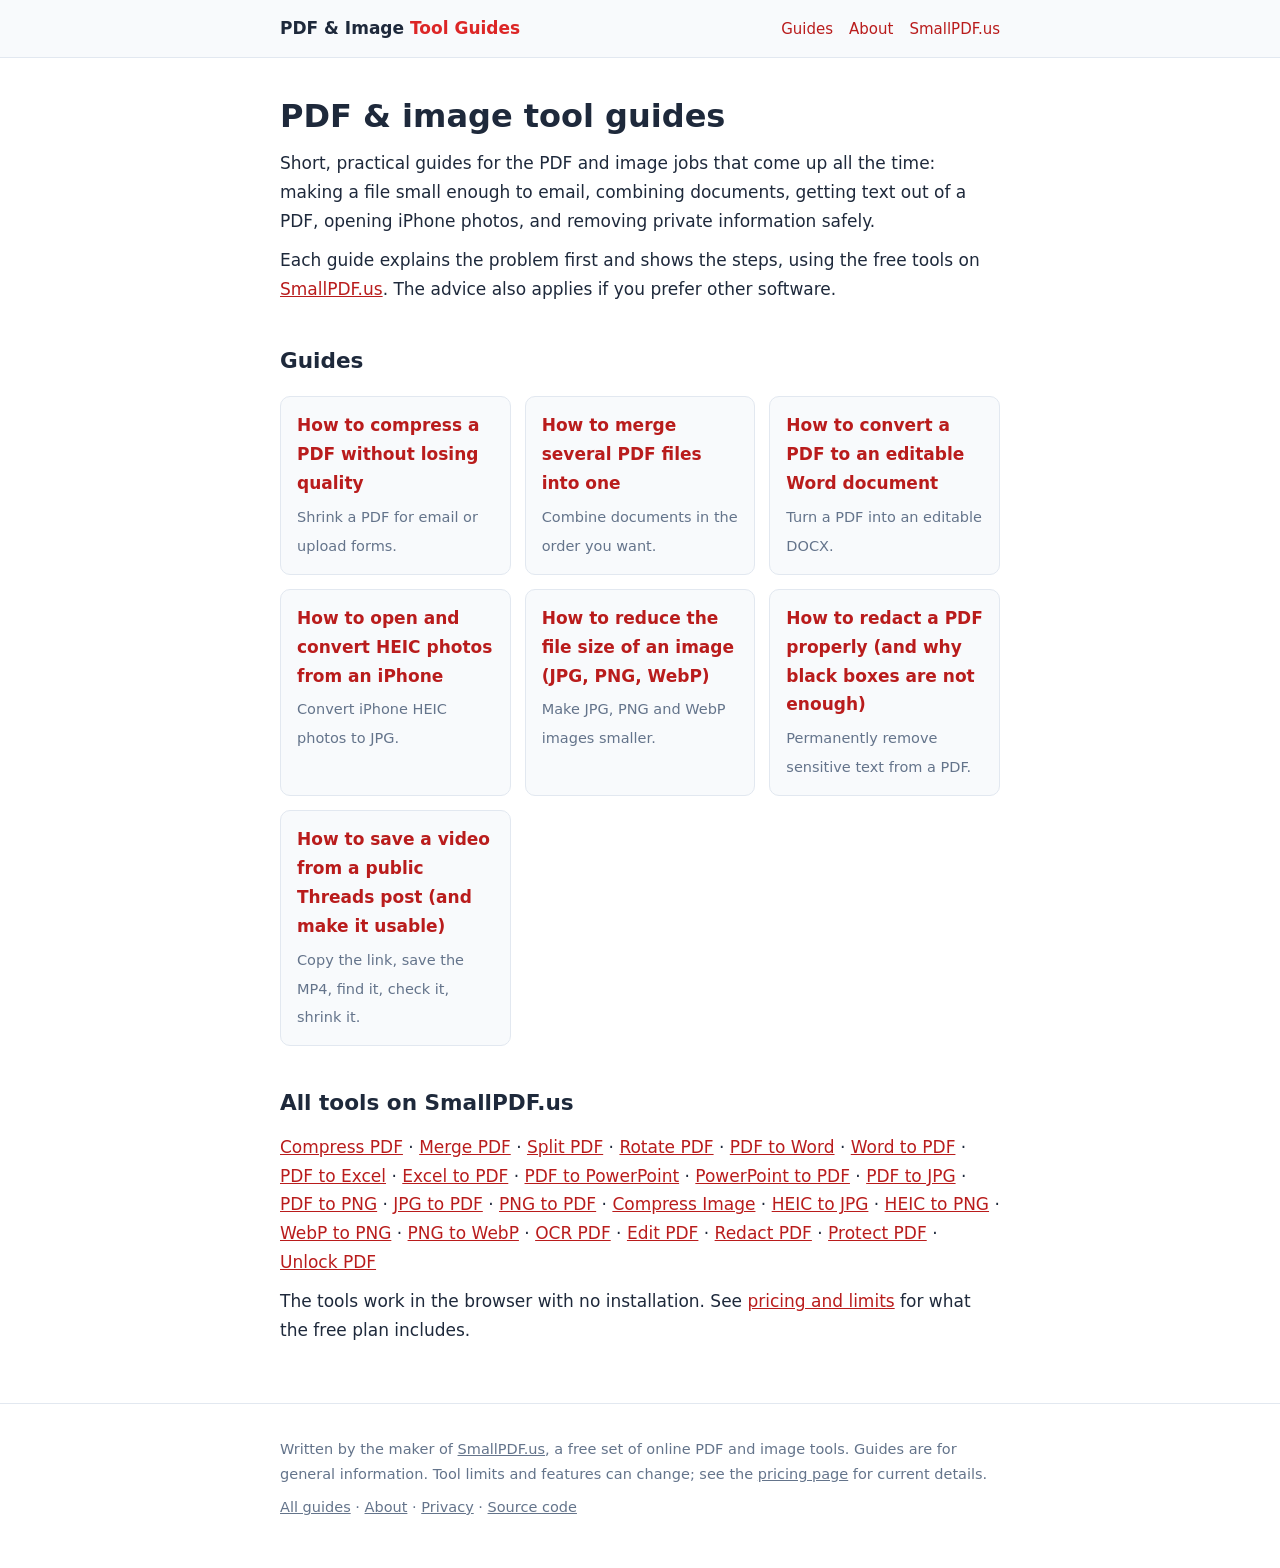
<file: index.html>
<!doctype html>
<html lang="en">
<head>
<meta charset="utf-8">
<meta name="viewport" content="width=device-width,initial-scale=1">
<title>PDF &amp; Image Tool Guides - compress, merge, convert</title>
<meta name="description" content="Plain-language guides for everyday PDF and image jobs: compress a PDF, merge files, convert PDF to Word, open HEIC photos, shrink images and redact documents.">
<link rel="canonical" href="https://mani-django09.github.io/">
<link rel="stylesheet" href="/style.css">
<meta property="og:type" content="article">
<meta property="og:title" content="PDF &amp; Image Tool Guides - compress, merge, convert">
<meta property="og:description" content="Plain-language guides for everyday PDF and image jobs: compress a PDF, merge files, convert PDF to Word, open HEIC photos, shrink images and redact documents.">
<meta property="og:url" content="https://mani-django09.github.io/">

</head>
<body>
<header class="site"><div class="wrap">
<a class="logo" href="/">PDF &amp; Image <span>Tool Guides</span></a>
<nav><a href="/">Guides</a><a href="/about/">About</a><a href="https://smallpdf.us/">SmallPDF.us</a></nav>
</div></header>
<main><div class="wrap">
<h1>PDF &amp; image tool guides</h1>
<p>Short, practical guides for the PDF and image jobs that come up all the time: making a file small enough to email, combining documents, getting text out of a PDF, opening iPhone photos, and removing private information safely.</p>
<p>Each guide explains the problem first and shows the steps, using the free tools on <a href="https://smallpdf.us/">SmallPDF.us</a>. The advice also applies if you prefer other software.</p>
<h2>Guides</h2>
<ul class="cards">
<li><a href="/guides/how-to-compress-a-pdf/"><strong>How to compress a PDF without losing quality</strong><span>Shrink a PDF for email or upload forms.</span></a></li>
<li><a href="/guides/how-to-merge-pdf-files/"><strong>How to merge several PDF files into one</strong><span>Combine documents in the order you want.</span></a></li>
<li><a href="/guides/how-to-convert-pdf-to-word/"><strong>How to convert a PDF to an editable Word document</strong><span>Turn a PDF into an editable DOCX.</span></a></li>
<li><a href="/guides/how-to-convert-heic-to-jpg/"><strong>How to open and convert HEIC photos from an iPhone</strong><span>Convert iPhone HEIC photos to JPG.</span></a></li>
<li><a href="/guides/how-to-reduce-image-file-size/"><strong>How to reduce the file size of an image (JPG, PNG, WebP)</strong><span>Make JPG, PNG and WebP images smaller.</span></a></li>
<li><a href="/guides/how-to-redact-a-pdf-properly/"><strong>How to redact a PDF properly (and why black boxes are not enough)</strong><span>Permanently remove sensitive text from a PDF.</span></a></li>
<li><a href="/guides/how-to-save-a-threads-video/"><strong>How to save a video from a public Threads post (and make it usable)</strong><span>Copy the link, save the MP4, find it, check it, shrink it.</span></a></li>
</ul>
<h2>All tools on SmallPDF.us</h2>
<p><a href="https://smallpdf.us/compress-pdf/">Compress PDF</a> · <a href="https://smallpdf.us/merge-pdf/">Merge PDF</a> · <a href="https://smallpdf.us/split-pdf/">Split PDF</a> · <a href="https://smallpdf.us/rotate-pdf/">Rotate PDF</a> · <a href="https://smallpdf.us/pdf-to-word/">PDF to Word</a> · <a href="https://smallpdf.us/word-to-pdf/">Word to PDF</a> · <a href="https://smallpdf.us/pdf-to-excel/">PDF to Excel</a> · <a href="https://smallpdf.us/excel-to-pdf/">Excel to PDF</a> · <a href="https://smallpdf.us/pdf-to-ppt/">PDF to PowerPoint</a> · <a href="https://smallpdf.us/ppt-to-pdf/">PowerPoint to PDF</a> · <a href="https://smallpdf.us/pdf-to-jpg/">PDF to JPG</a> · <a href="https://smallpdf.us/pdf-to-png/">PDF to PNG</a> · <a href="https://smallpdf.us/jpg-to-pdf/">JPG to PDF</a> · <a href="https://smallpdf.us/png-to-pdf/">PNG to PDF</a> · <a href="https://smallpdf.us/compress-image/">Compress Image</a> · <a href="https://smallpdf.us/heic-to-jpg/">HEIC to JPG</a> · <a href="https://smallpdf.us/heic-to-png/">HEIC to PNG</a> · <a href="https://smallpdf.us/webp-to-png/">WebP to PNG</a> · <a href="https://smallpdf.us/png-to-webp/">PNG to WebP</a> · <a href="https://smallpdf.us/ocr-pdf/">OCR PDF</a> · <a href="https://smallpdf.us/edit-pdf/">Edit PDF</a> · <a href="https://smallpdf.us/redact-pdf/">Redact PDF</a> · <a href="https://smallpdf.us/protect-pdf/">Protect PDF</a> · <a href="https://smallpdf.us/unlock-pdf/">Unlock PDF</a></p>
<p>The tools work in the browser with no installation. See <a href="https://smallpdf.us/pricing/">pricing and limits</a> for what the free plan includes.</p>
</div></main>
<footer><div class="wrap">
<p>Written by the maker of <a href="https://smallpdf.us/">SmallPDF.us</a>, a free set of online PDF and image tools. Guides are for general information. Tool limits and features can change; see the <a href="https://smallpdf.us/pricing/">pricing page</a> for current details.</p>
<p><a href="/">All guides</a> · <a href="/about/">About</a> · <a href="https://smallpdf.us/privacy/">Privacy</a> · <a href="https://github.com/mani-django09/smallpdf-us-app">Source code</a></p>
</div></footer>
</body></html>
</file>
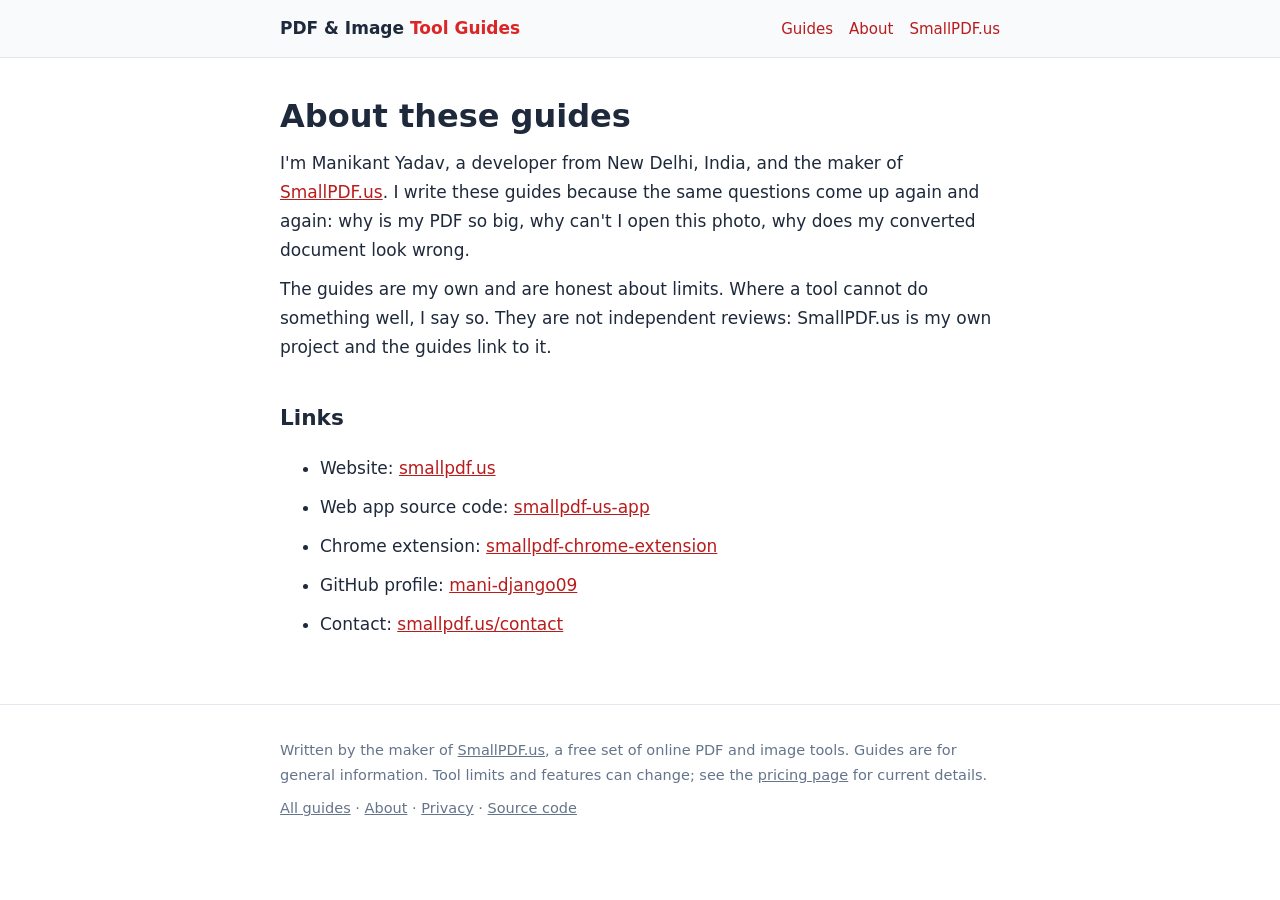
<file: about/index.html>
<!doctype html>
<html lang="en">
<head>
<meta charset="utf-8">
<meta name="viewport" content="width=device-width,initial-scale=1">
<title>About these guides</title>
<meta name="description" content="Who writes these PDF and image tool guides and how SmallPDF.us is related.">
<link rel="canonical" href="https://mani-django09.github.io/about/">
<link rel="stylesheet" href="/style.css">
<meta property="og:type" content="article">
<meta property="og:title" content="About these guides">
<meta property="og:description" content="Who writes these PDF and image tool guides and how SmallPDF.us is related.">
<meta property="og:url" content="https://mani-django09.github.io/about/">

</head>
<body>
<header class="site"><div class="wrap">
<a class="logo" href="/">PDF &amp; Image <span>Tool Guides</span></a>
<nav><a href="/">Guides</a><a href="/about/">About</a><a href="https://smallpdf.us/">SmallPDF.us</a></nav>
</div></header>
<main><div class="wrap">
<h1>About these guides</h1>
<p>I'm Manikant Yadav, a developer from New Delhi, India, and the maker of <a href="https://smallpdf.us/">SmallPDF.us</a>. I write these guides because the same questions come up again and again: why is my PDF so big, why can't I open this photo, why does my converted document look wrong.</p>
<p>The guides are my own and are honest about limits. Where a tool cannot do something well, I say so. They are not independent reviews: SmallPDF.us is my own project and the guides link to it.</p>
<h2>Links</h2>
<ul>
<li>Website: <a href="https://smallpdf.us/">smallpdf.us</a></li>
<li>Web app source code: <a href="https://github.com/mani-django09/smallpdf-us-app">smallpdf-us-app</a></li>
<li>Chrome extension: <a href="https://github.com/mani-django09/smallpdf-chrome-extension">smallpdf-chrome-extension</a></li>
<li>GitHub profile: <a href="https://github.com/mani-django09">mani-django09</a></li>
<li>Contact: <a href="https://smallpdf.us/contact/">smallpdf.us/contact</a></li>
</ul>
</div></main>
<footer><div class="wrap">
<p>Written by the maker of <a href="https://smallpdf.us/">SmallPDF.us</a>, a free set of online PDF and image tools. Guides are for general information. Tool limits and features can change; see the <a href="https://smallpdf.us/pricing/">pricing page</a> for current details.</p>
<p><a href="/">All guides</a> · <a href="/about/">About</a> · <a href="https://smallpdf.us/privacy/">Privacy</a> · <a href="https://github.com/mani-django09/smallpdf-us-app">Source code</a></p>
</div></footer>
</body></html>
</file>
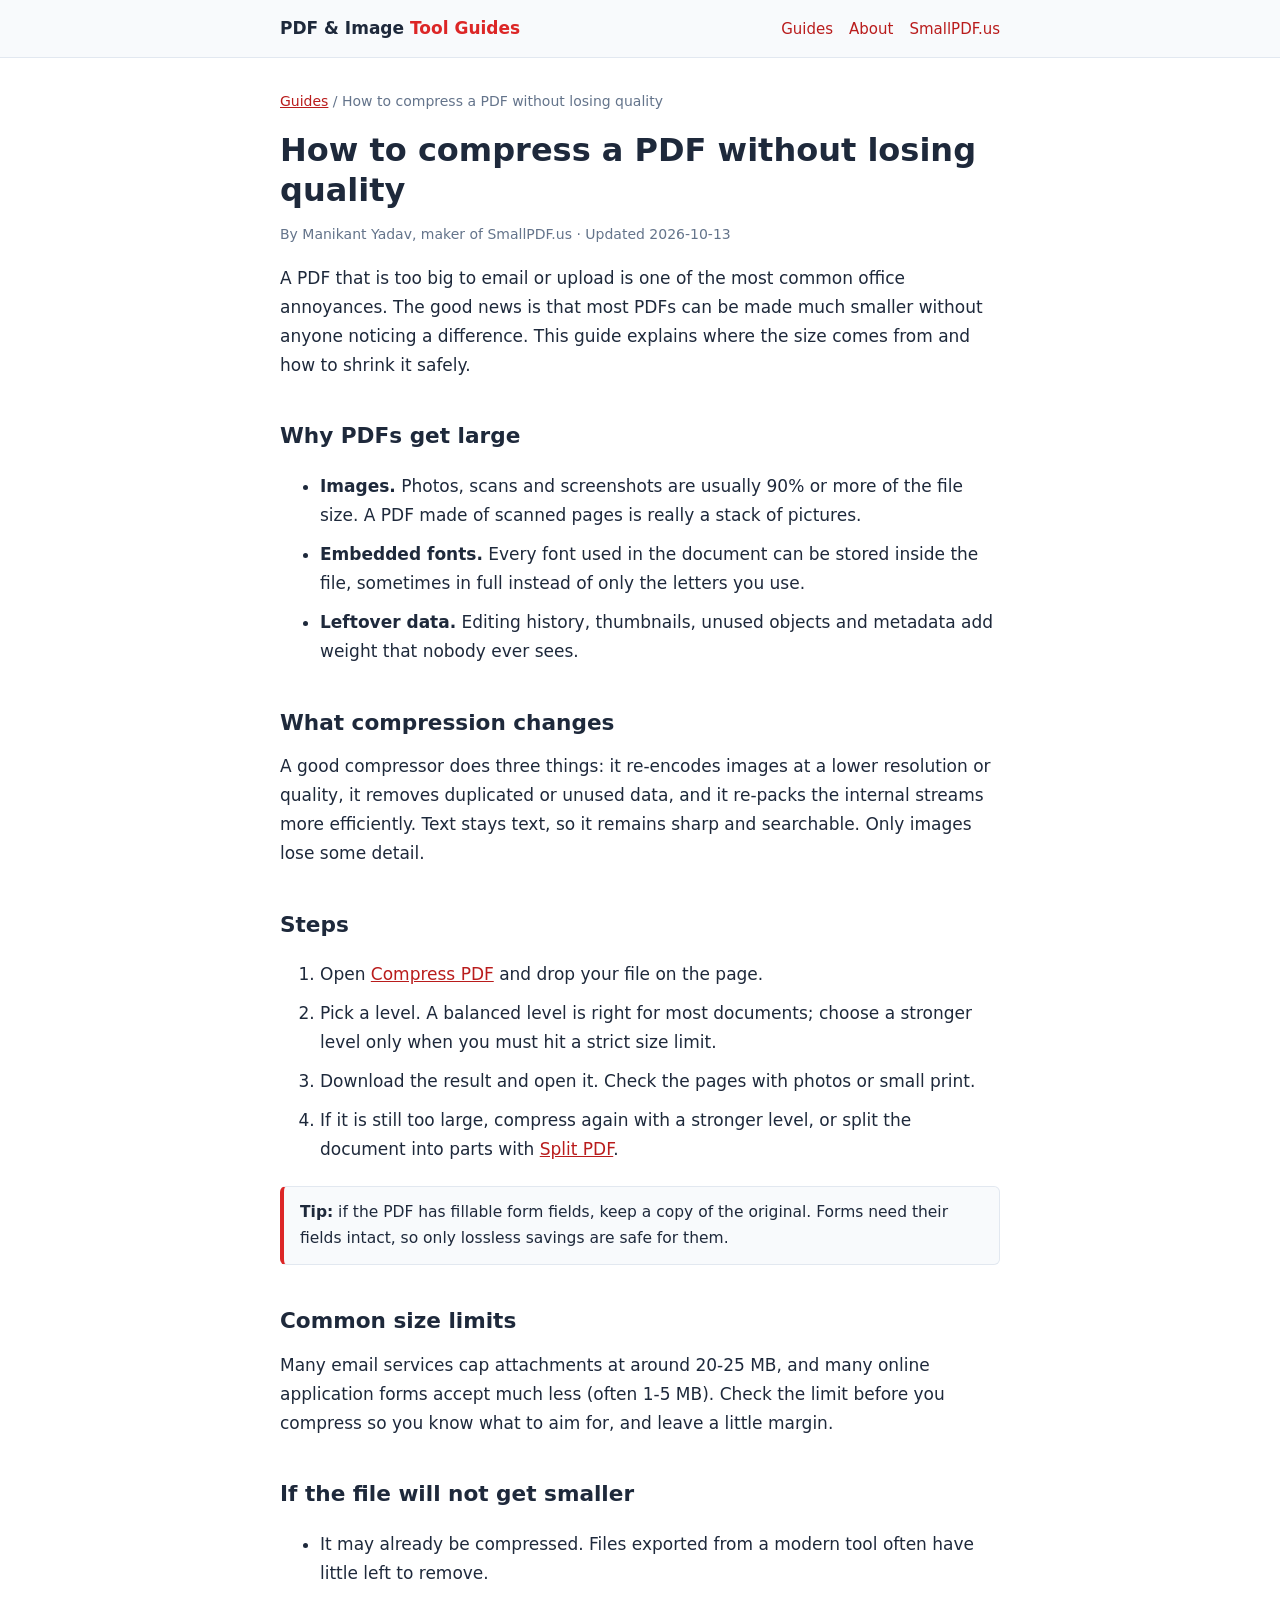
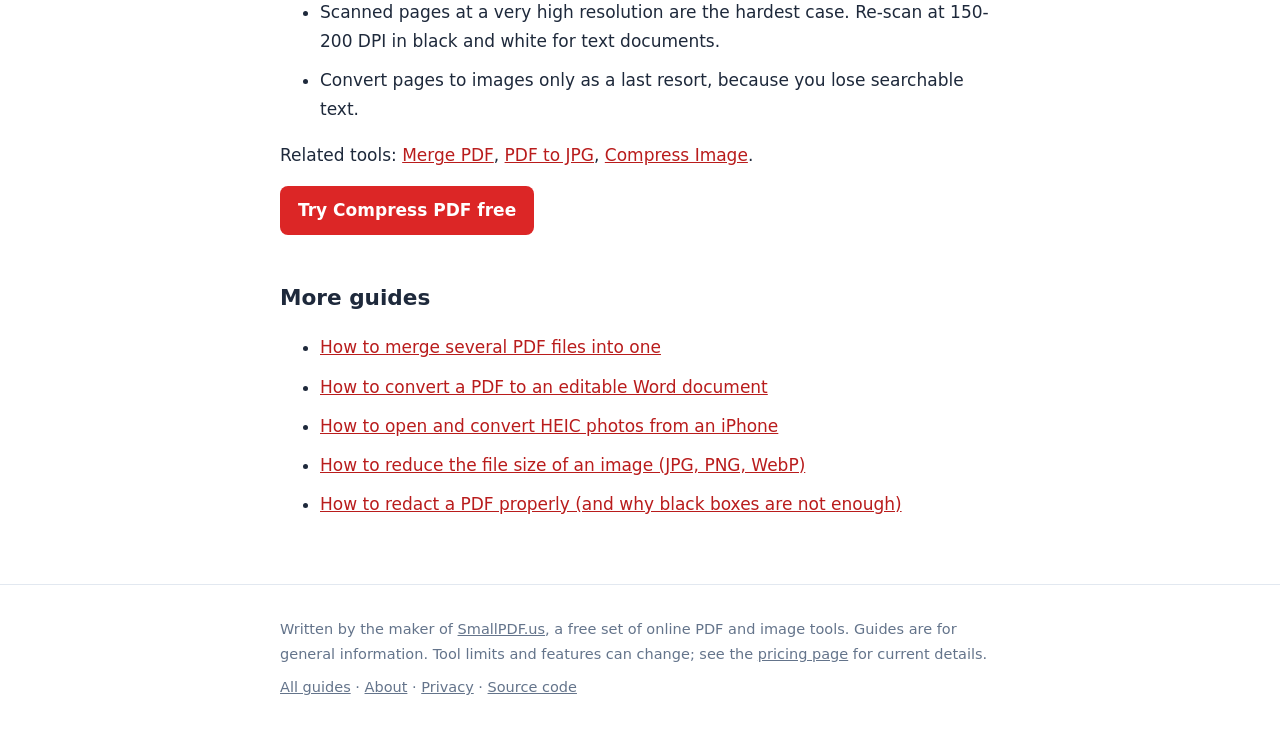
<file: guides/how-to-compress-a-pdf/index.html>
<!doctype html>
<html lang="en">
<head>
<meta charset="utf-8">
<meta name="viewport" content="width=device-width,initial-scale=1">
<title>How to compress a PDF without losing quality | PDF &amp; Image Tool Guides</title>
<meta name="description" content="Why PDFs get so large, what compression actually changes, and how to shrink a PDF for email or an upload form while keeping it readable.">
<link rel="canonical" href="https://mani-django09.github.io/guides/how-to-compress-a-pdf/">
<link rel="stylesheet" href="/style.css">
<meta property="og:type" content="article">
<meta property="og:title" content="How to compress a PDF without losing quality | PDF &amp; Image Tool Guides">
<meta property="og:description" content="Why PDFs get so large, what compression actually changes, and how to shrink a PDF for email or an upload form while keeping it readable.">
<meta property="og:url" content="https://mani-django09.github.io/guides/how-to-compress-a-pdf/">
<script type="application/ld+json">{"@context": "https://schema.org", "@type": "Article", "headline": "How to compress a PDF without losing quality", "description": "Why PDFs get so large, what compression actually changes, and how to shrink a PDF for email or an upload form while keeping it readable.", "datePublished": "2026-10-13", "dateModified": "2026-10-13", "mainEntityOfPage": "https://mani-django09.github.io/guides/how-to-compress-a-pdf/", "author": {"@type": "Person", "name": "Manikant Yadav", "url": "https://github.com/mani-django09"}}</script>
</head>
<body>
<header class="site"><div class="wrap">
<a class="logo" href="/">PDF &amp; Image <span>Tool Guides</span></a>
<nav><a href="/">Guides</a><a href="/about/">About</a><a href="https://smallpdf.us/">SmallPDF.us</a></nav>
</div></header>
<main><div class="wrap">
<p class="meta"><a href="/">Guides</a> / How to compress a PDF without losing quality</p>
<h1>How to compress a PDF without losing quality</h1>
<p class="meta">By Manikant Yadav, maker of SmallPDF.us · Updated 2026-10-13</p>
<p>A PDF that is too big to email or upload is one of the most common office annoyances. The good news is that most PDFs can be made much smaller without anyone noticing a difference. This guide explains where the size comes from and how to shrink it safely.</p>

<h2>Why PDFs get large</h2>
<ul>
<li><strong>Images.</strong> Photos, scans and screenshots are usually 90% or more of the file size. A PDF made of scanned pages is really a stack of pictures.</li>
<li><strong>Embedded fonts.</strong> Every font used in the document can be stored inside the file, sometimes in full instead of only the letters you use.</li>
<li><strong>Leftover data.</strong> Editing history, thumbnails, unused objects and metadata add weight that nobody ever sees.</li>
</ul>

<h2>What compression changes</h2>
<p>A good compressor does three things: it re-encodes images at a lower resolution or quality, it removes duplicated or unused data, and it re-packs the internal streams more efficiently. Text stays text, so it remains sharp and searchable. Only images lose some detail.</p>

<h2>Steps</h2>
<ol>
<li>Open <a href="https://smallpdf.us/compress-pdf/">Compress PDF</a> and drop your file on the page.</li>
<li>Pick a level. A balanced level is right for most documents; choose a stronger level only when you must hit a strict size limit.</li>
<li>Download the result and open it. Check the pages with photos or small print.</li>
<li>If it is still too large, compress again with a stronger level, or split the document into parts with <a href="https://smallpdf.us/split-pdf/">Split PDF</a>.</li>
</ol>

<div class="note"><strong>Tip:</strong> if the PDF has fillable form fields, keep a copy of the original. Forms need their fields intact, so only lossless savings are safe for them.</div>

<h2>Common size limits</h2>
<p>Many email services cap attachments at around 20-25 MB, and many online application forms accept much less (often 1-5 MB). Check the limit before you compress so you know what to aim for, and leave a little margin.</p>

<h2>If the file will not get smaller</h2>
<ul>
<li>It may already be compressed. Files exported from a modern tool often have little left to remove.</li>
<li>Scanned pages at a very high resolution are the hardest case. Re-scan at 150-200 DPI in black and white for text documents.</li>
<li>Convert pages to images only as a last resort, because you lose searchable text.</li>
</ul>
<p>Related tools: <a href="https://smallpdf.us/merge-pdf/">Merge PDF</a>, <a href="https://smallpdf.us/pdf-to-jpg/">PDF to JPG</a>, <a href="https://smallpdf.us/compress-image/">Compress Image</a>.</p>
<p><a class="cta" href="https://smallpdf.us/compress-pdf/">Try Compress PDF free</a></p>
<h2>More guides</h2>
<ul>
<li><a href="/guides/how-to-merge-pdf-files/">How to merge several PDF files into one</a></li>
<li><a href="/guides/how-to-convert-pdf-to-word/">How to convert a PDF to an editable Word document</a></li>
<li><a href="/guides/how-to-convert-heic-to-jpg/">How to open and convert HEIC photos from an iPhone</a></li>
<li><a href="/guides/how-to-reduce-image-file-size/">How to reduce the file size of an image (JPG, PNG, WebP)</a></li>
<li><a href="/guides/how-to-redact-a-pdf-properly/">How to redact a PDF properly (and why black boxes are not enough)</a></li>
</ul>
</div></main>
<footer><div class="wrap">
<p>Written by the maker of <a href="https://smallpdf.us/">SmallPDF.us</a>, a free set of online PDF and image tools. Guides are for general information. Tool limits and features can change; see the <a href="https://smallpdf.us/pricing/">pricing page</a> for current details.</p>
<p><a href="/">All guides</a> · <a href="/about/">About</a> · <a href="https://smallpdf.us/privacy/">Privacy</a> · <a href="https://github.com/mani-django09/smallpdf-us-app">Source code</a></p>
</div></footer>
</body></html>
</file>
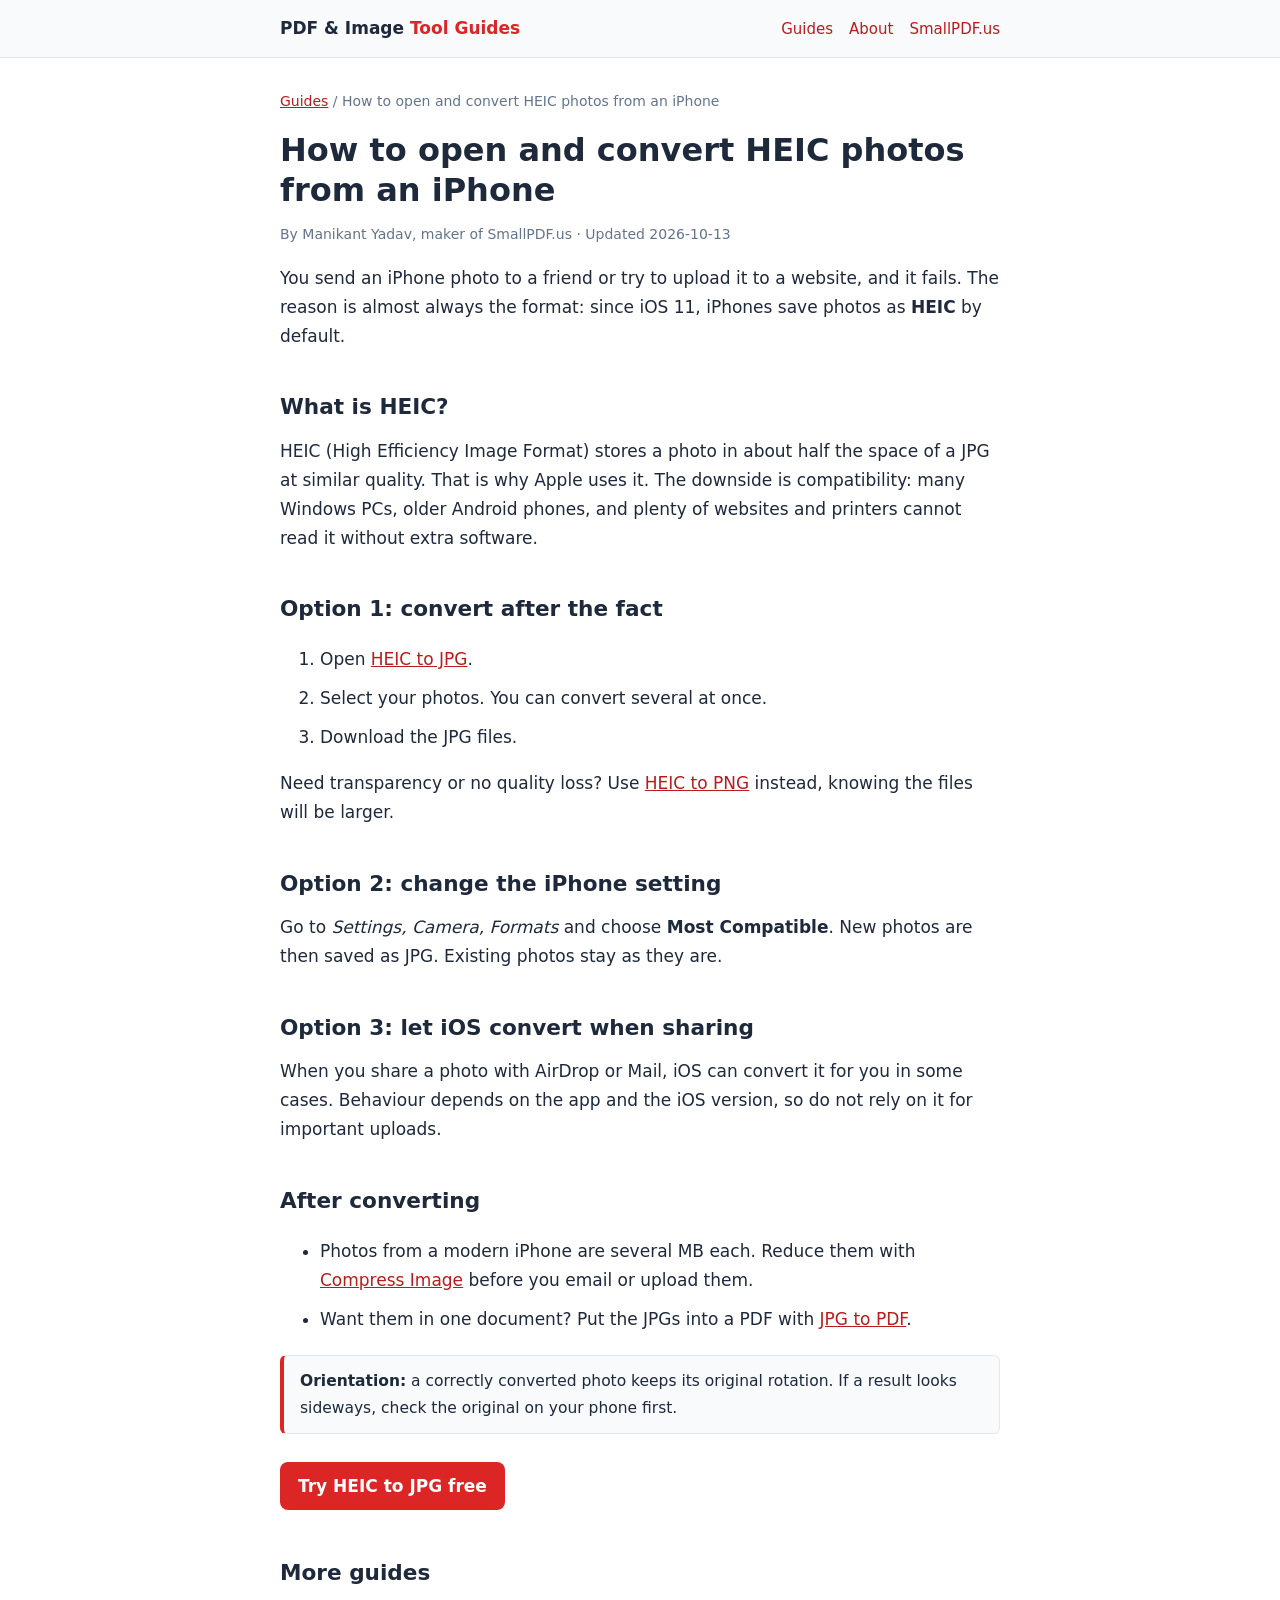
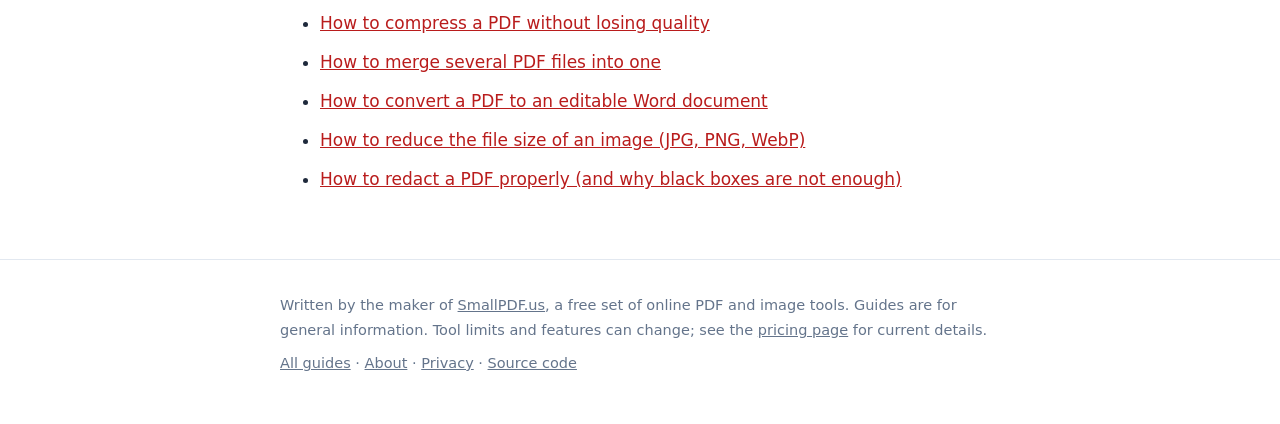
<file: guides/how-to-convert-heic-to-jpg/index.html>
<!doctype html>
<html lang="en">
<head>
<meta charset="utf-8">
<meta name="viewport" content="width=device-width,initial-scale=1">
<title>How to open and convert HEIC photos from an iPhone | PDF &amp; Image Tool Guides</title>
<meta name="description" content="What HEIC is, why Windows and many websites cannot open it, and three ways to get normal JPG photos from your iPhone.">
<link rel="canonical" href="https://mani-django09.github.io/guides/how-to-convert-heic-to-jpg/">
<link rel="stylesheet" href="/style.css">
<meta property="og:type" content="article">
<meta property="og:title" content="How to open and convert HEIC photos from an iPhone | PDF &amp; Image Tool Guides">
<meta property="og:description" content="What HEIC is, why Windows and many websites cannot open it, and three ways to get normal JPG photos from your iPhone.">
<meta property="og:url" content="https://mani-django09.github.io/guides/how-to-convert-heic-to-jpg/">
<script type="application/ld+json">{"@context": "https://schema.org", "@type": "Article", "headline": "How to open and convert HEIC photos from an iPhone", "description": "What HEIC is, why Windows and many websites cannot open it, and three ways to get normal JPG photos from your iPhone.", "datePublished": "2026-10-13", "dateModified": "2026-10-13", "mainEntityOfPage": "https://mani-django09.github.io/guides/how-to-convert-heic-to-jpg/", "author": {"@type": "Person", "name": "Manikant Yadav", "url": "https://github.com/mani-django09"}}</script>
</head>
<body>
<header class="site"><div class="wrap">
<a class="logo" href="/">PDF &amp; Image <span>Tool Guides</span></a>
<nav><a href="/">Guides</a><a href="/about/">About</a><a href="https://smallpdf.us/">SmallPDF.us</a></nav>
</div></header>
<main><div class="wrap">
<p class="meta"><a href="/">Guides</a> / How to open and convert HEIC photos from an iPhone</p>
<h1>How to open and convert HEIC photos from an iPhone</h1>
<p class="meta">By Manikant Yadav, maker of SmallPDF.us · Updated 2026-10-13</p>
<p>You send an iPhone photo to a friend or try to upload it to a website, and it fails. The reason is almost always the format: since iOS 11, iPhones save photos as <strong>HEIC</strong> by default.</p>

<h2>What is HEIC?</h2>
<p>HEIC (High Efficiency Image Format) stores a photo in about half the space of a JPG at similar quality. That is why Apple uses it. The downside is compatibility: many Windows PCs, older Android phones, and plenty of websites and printers cannot read it without extra software.</p>

<h2>Option 1: convert after the fact</h2>
<ol>
<li>Open <a href="https://smallpdf.us/heic-to-jpg/">HEIC to JPG</a>.</li>
<li>Select your photos. You can convert several at once.</li>
<li>Download the JPG files.</li>
</ol>
<p>Need transparency or no quality loss? Use <a href="https://smallpdf.us/heic-to-png/">HEIC to PNG</a> instead, knowing the files will be larger.</p>

<h2>Option 2: change the iPhone setting</h2>
<p>Go to <em>Settings, Camera, Formats</em> and choose <strong>Most Compatible</strong>. New photos are then saved as JPG. Existing photos stay as they are.</p>

<h2>Option 3: let iOS convert when sharing</h2>
<p>When you share a photo with AirDrop or Mail, iOS can convert it for you in some cases. Behaviour depends on the app and the iOS version, so do not rely on it for important uploads.</p>

<h2>After converting</h2>
<ul>
<li>Photos from a modern iPhone are several MB each. Reduce them with <a href="https://smallpdf.us/compress-image/">Compress Image</a> before you email or upload them.</li>
<li>Want them in one document? Put the JPGs into a PDF with <a href="https://smallpdf.us/jpg-to-pdf/">JPG to PDF</a>.</li>
</ul>
<div class="note"><strong>Orientation:</strong> a correctly converted photo keeps its original rotation. If a result looks sideways, check the original on your phone first.</div>
<p><a class="cta" href="https://smallpdf.us/heic-to-jpg/">Try HEIC to JPG free</a></p>
<h2>More guides</h2>
<ul>
<li><a href="/guides/how-to-compress-a-pdf/">How to compress a PDF without losing quality</a></li>
<li><a href="/guides/how-to-merge-pdf-files/">How to merge several PDF files into one</a></li>
<li><a href="/guides/how-to-convert-pdf-to-word/">How to convert a PDF to an editable Word document</a></li>
<li><a href="/guides/how-to-reduce-image-file-size/">How to reduce the file size of an image (JPG, PNG, WebP)</a></li>
<li><a href="/guides/how-to-redact-a-pdf-properly/">How to redact a PDF properly (and why black boxes are not enough)</a></li>
</ul>
</div></main>
<footer><div class="wrap">
<p>Written by the maker of <a href="https://smallpdf.us/">SmallPDF.us</a>, a free set of online PDF and image tools. Guides are for general information. Tool limits and features can change; see the <a href="https://smallpdf.us/pricing/">pricing page</a> for current details.</p>
<p><a href="/">All guides</a> · <a href="/about/">About</a> · <a href="https://smallpdf.us/privacy/">Privacy</a> · <a href="https://github.com/mani-django09/smallpdf-us-app">Source code</a></p>
</div></footer>
</body></html>
</file>
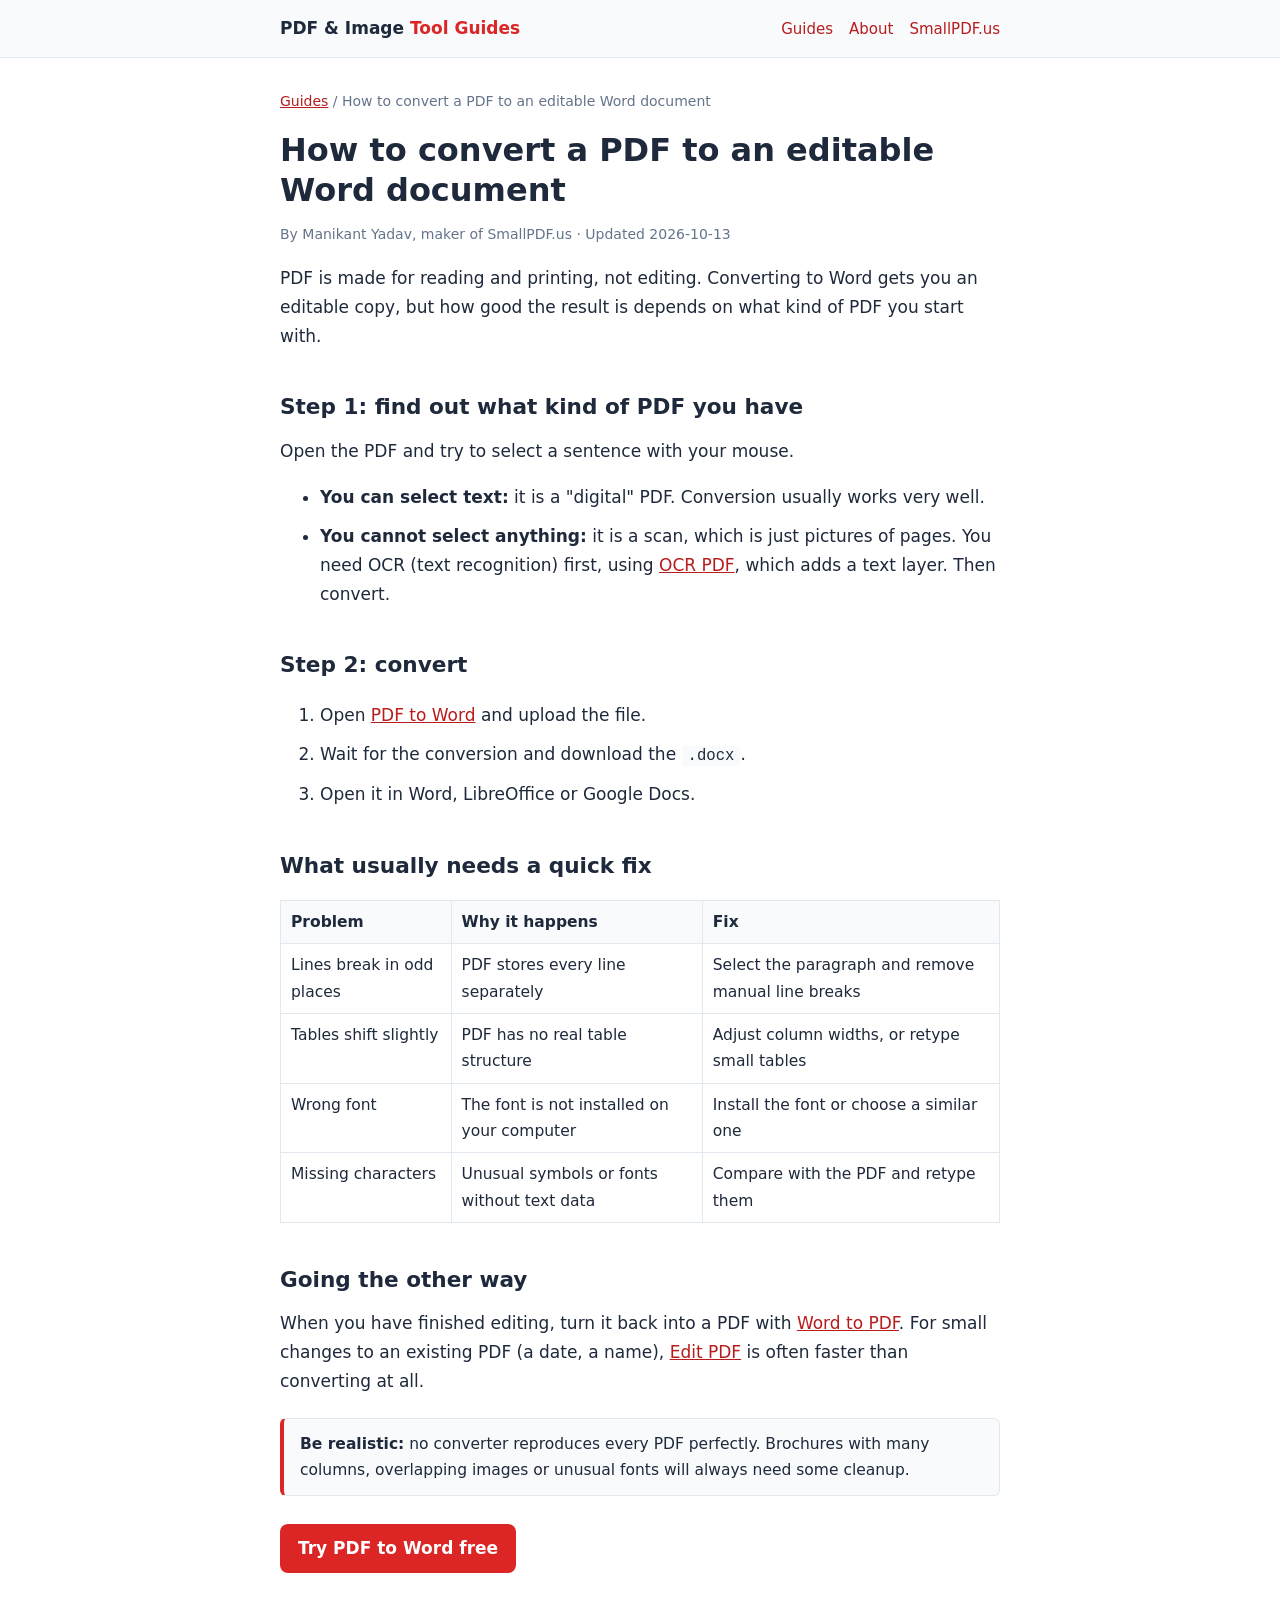
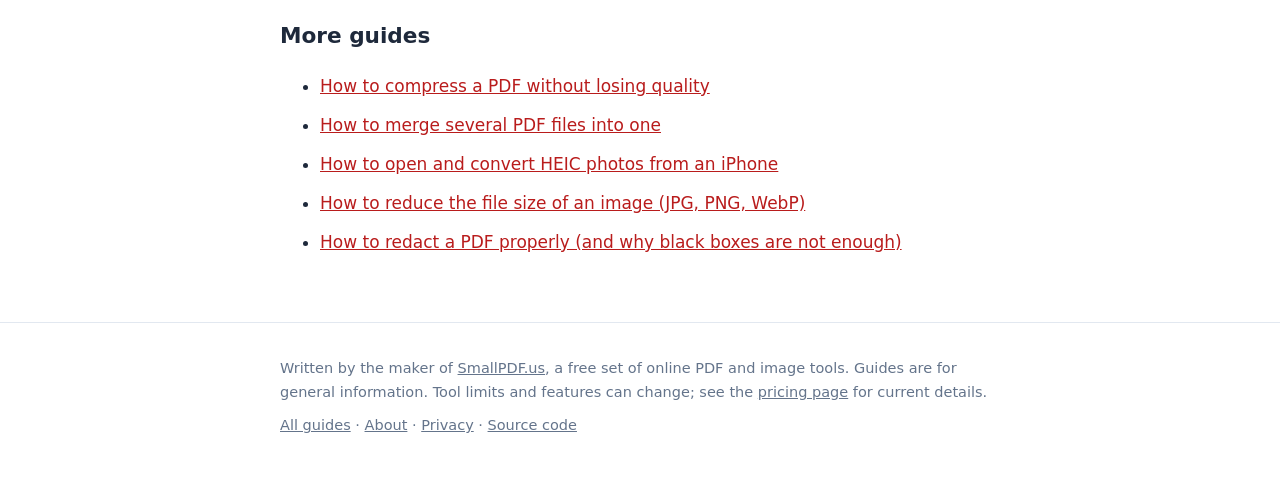
<file: guides/how-to-convert-pdf-to-word/index.html>
<!doctype html>
<html lang="en">
<head>
<meta charset="utf-8">
<meta name="viewport" content="width=device-width,initial-scale=1">
<title>How to convert a PDF to an editable Word document | PDF &amp; Image Tool Guides</title>
<meta name="description" content="When PDF to Word works well, why scanned PDFs need OCR first, and how to fix layout problems after converting.">
<link rel="canonical" href="https://mani-django09.github.io/guides/how-to-convert-pdf-to-word/">
<link rel="stylesheet" href="/style.css">
<meta property="og:type" content="article">
<meta property="og:title" content="How to convert a PDF to an editable Word document | PDF &amp; Image Tool Guides">
<meta property="og:description" content="When PDF to Word works well, why scanned PDFs need OCR first, and how to fix layout problems after converting.">
<meta property="og:url" content="https://mani-django09.github.io/guides/how-to-convert-pdf-to-word/">
<script type="application/ld+json">{"@context": "https://schema.org", "@type": "Article", "headline": "How to convert a PDF to an editable Word document", "description": "When PDF to Word works well, why scanned PDFs need OCR first, and how to fix layout problems after converting.", "datePublished": "2026-10-13", "dateModified": "2026-10-13", "mainEntityOfPage": "https://mani-django09.github.io/guides/how-to-convert-pdf-to-word/", "author": {"@type": "Person", "name": "Manikant Yadav", "url": "https://github.com/mani-django09"}}</script>
</head>
<body>
<header class="site"><div class="wrap">
<a class="logo" href="/">PDF &amp; Image <span>Tool Guides</span></a>
<nav><a href="/">Guides</a><a href="/about/">About</a><a href="https://smallpdf.us/">SmallPDF.us</a></nav>
</div></header>
<main><div class="wrap">
<p class="meta"><a href="/">Guides</a> / How to convert a PDF to an editable Word document</p>
<h1>How to convert a PDF to an editable Word document</h1>
<p class="meta">By Manikant Yadav, maker of SmallPDF.us · Updated 2026-10-13</p>
<p>PDF is made for reading and printing, not editing. Converting to Word gets you an editable copy, but how good the result is depends on what kind of PDF you start with.</p>

<h2>Step 1: find out what kind of PDF you have</h2>
<p>Open the PDF and try to select a sentence with your mouse.</p>
<ul>
<li><strong>You can select text:</strong> it is a "digital" PDF. Conversion usually works very well.</li>
<li><strong>You cannot select anything:</strong> it is a scan, which is just pictures of pages. You need OCR (text recognition) first, using <a href="https://smallpdf.us/ocr-pdf/">OCR PDF</a>, which adds a text layer. Then convert.</li>
</ul>

<h2>Step 2: convert</h2>
<ol>
<li>Open <a href="https://smallpdf.us/pdf-to-word/">PDF to Word</a> and upload the file.</li>
<li>Wait for the conversion and download the <code>.docx</code>.</li>
<li>Open it in Word, LibreOffice or Google Docs.</li>
</ol>

<h2>What usually needs a quick fix</h2>
<table>
<tr><th>Problem</th><th>Why it happens</th><th>Fix</th></tr>
<tr><td>Lines break in odd places</td><td>PDF stores every line separately</td><td>Select the paragraph and remove manual line breaks</td></tr>
<tr><td>Tables shift slightly</td><td>PDF has no real table structure</td><td>Adjust column widths, or retype small tables</td></tr>
<tr><td>Wrong font</td><td>The font is not installed on your computer</td><td>Install the font or choose a similar one</td></tr>
<tr><td>Missing characters</td><td>Unusual symbols or fonts without text data</td><td>Compare with the PDF and retype them</td></tr>
</table>

<h2>Going the other way</h2>
<p>When you have finished editing, turn it back into a PDF with <a href="https://smallpdf.us/word-to-pdf/">Word to PDF</a>. For small changes to an existing PDF (a date, a name), <a href="https://smallpdf.us/edit-pdf/">Edit PDF</a> is often faster than converting at all.</p>

<div class="note"><strong>Be realistic:</strong> no converter reproduces every PDF perfectly. Brochures with many columns, overlapping images or unusual fonts will always need some cleanup.</div>
<p><a class="cta" href="https://smallpdf.us/pdf-to-word/">Try PDF to Word free</a></p>
<h2>More guides</h2>
<ul>
<li><a href="/guides/how-to-compress-a-pdf/">How to compress a PDF without losing quality</a></li>
<li><a href="/guides/how-to-merge-pdf-files/">How to merge several PDF files into one</a></li>
<li><a href="/guides/how-to-convert-heic-to-jpg/">How to open and convert HEIC photos from an iPhone</a></li>
<li><a href="/guides/how-to-reduce-image-file-size/">How to reduce the file size of an image (JPG, PNG, WebP)</a></li>
<li><a href="/guides/how-to-redact-a-pdf-properly/">How to redact a PDF properly (and why black boxes are not enough)</a></li>
</ul>
</div></main>
<footer><div class="wrap">
<p>Written by the maker of <a href="https://smallpdf.us/">SmallPDF.us</a>, a free set of online PDF and image tools. Guides are for general information. Tool limits and features can change; see the <a href="https://smallpdf.us/pricing/">pricing page</a> for current details.</p>
<p><a href="/">All guides</a> · <a href="/about/">About</a> · <a href="https://smallpdf.us/privacy/">Privacy</a> · <a href="https://github.com/mani-django09/smallpdf-us-app">Source code</a></p>
</div></footer>
</body></html>
</file>
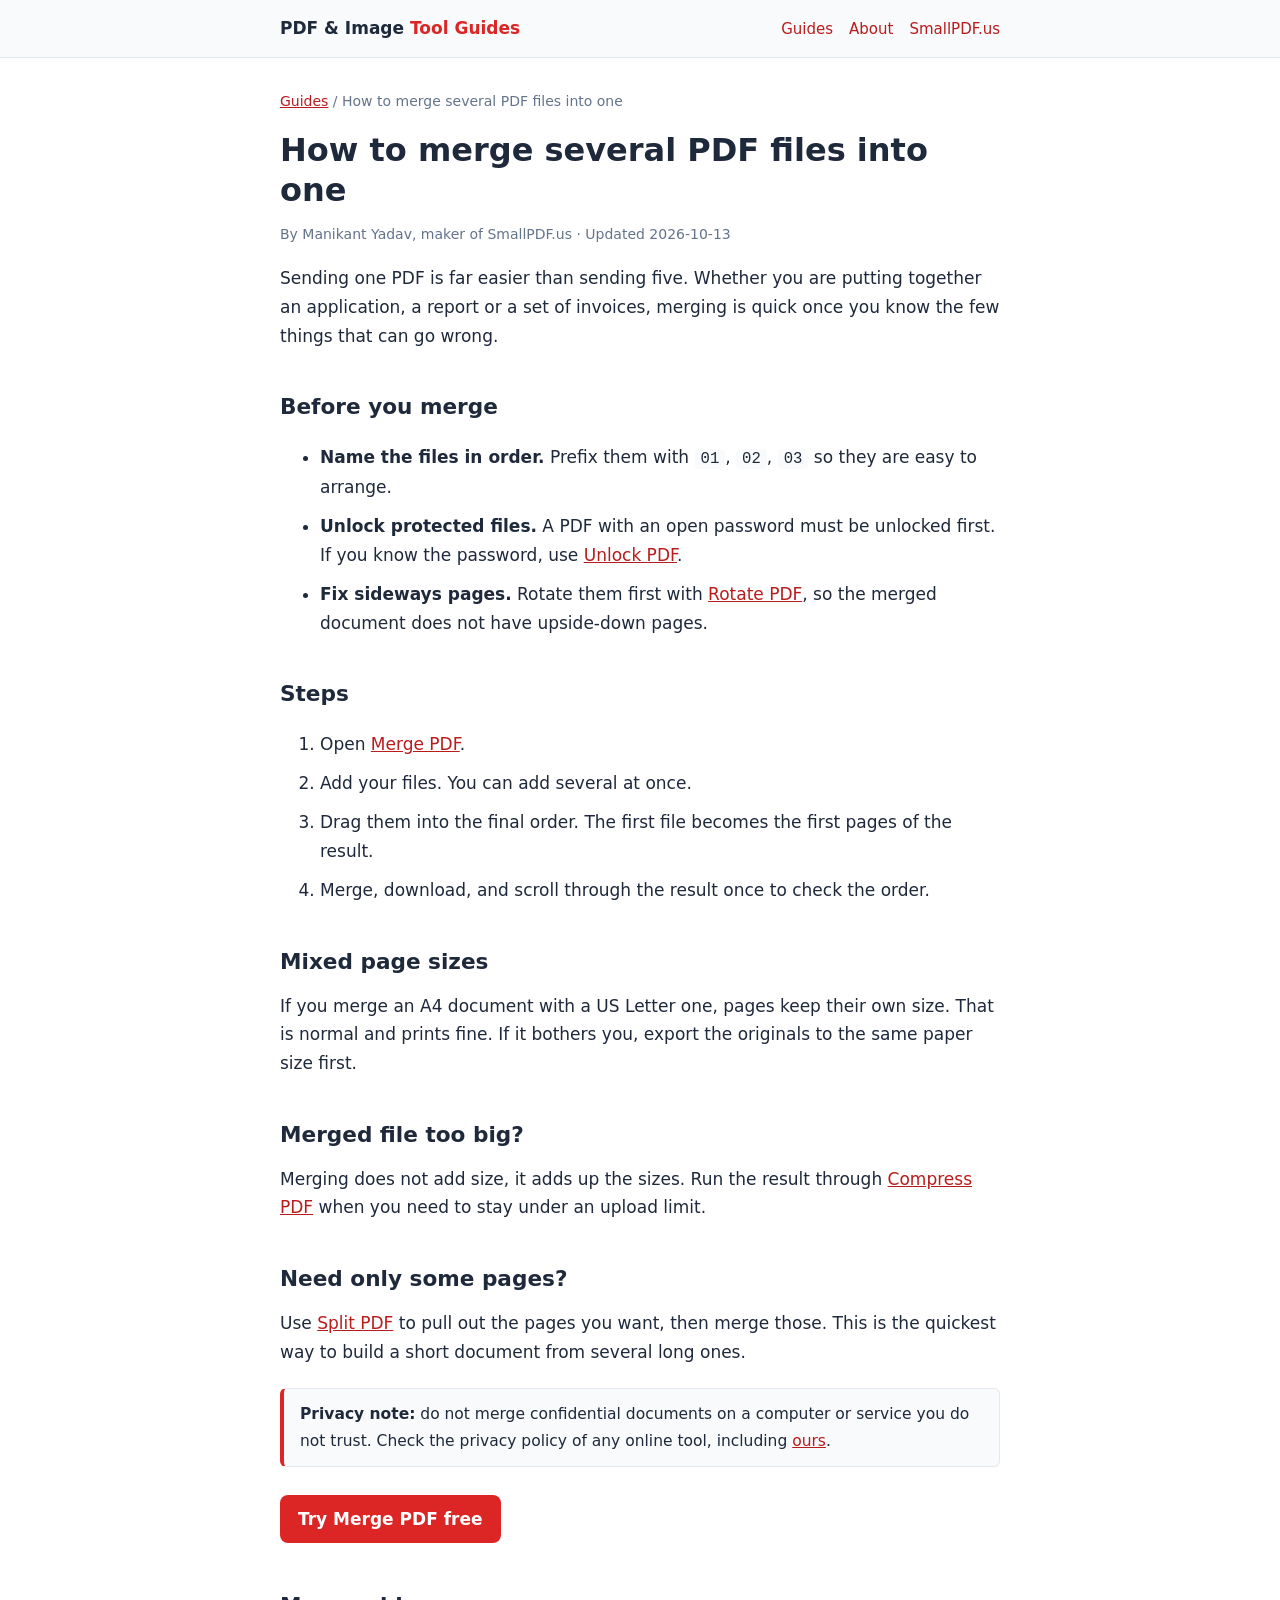
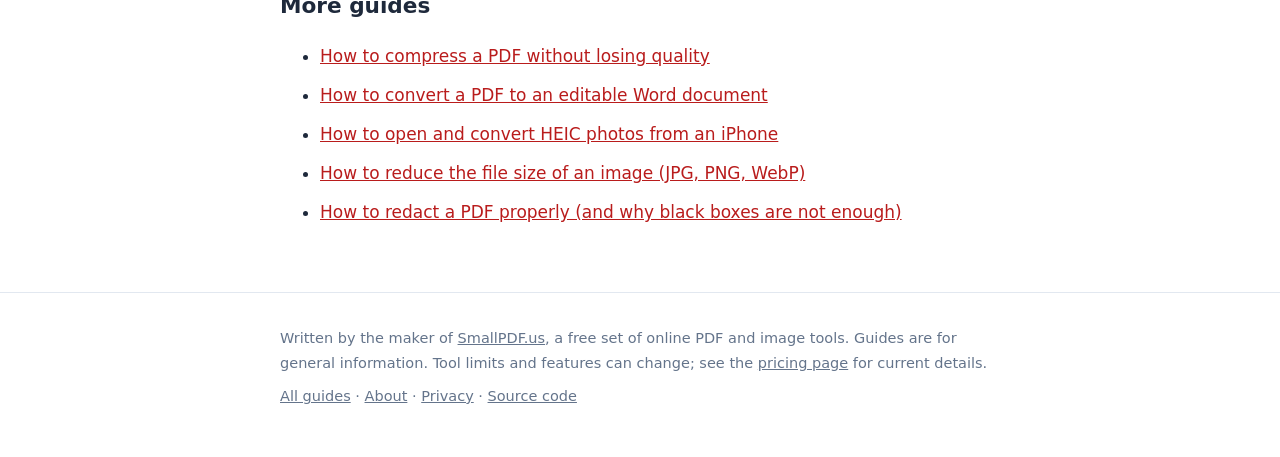
<file: guides/how-to-merge-pdf-files/index.html>
<!doctype html>
<html lang="en">
<head>
<meta charset="utf-8">
<meta name="viewport" content="width=device-width,initial-scale=1">
<title>How to merge several PDF files into one | PDF &amp; Image Tool Guides</title>
<meta name="description" content="Combine PDFs in the right order, fix mixed page sizes and orientation, and handle password-protected files before merging.">
<link rel="canonical" href="https://mani-django09.github.io/guides/how-to-merge-pdf-files/">
<link rel="stylesheet" href="/style.css">
<meta property="og:type" content="article">
<meta property="og:title" content="How to merge several PDF files into one | PDF &amp; Image Tool Guides">
<meta property="og:description" content="Combine PDFs in the right order, fix mixed page sizes and orientation, and handle password-protected files before merging.">
<meta property="og:url" content="https://mani-django09.github.io/guides/how-to-merge-pdf-files/">
<script type="application/ld+json">{"@context": "https://schema.org", "@type": "Article", "headline": "How to merge several PDF files into one", "description": "Combine PDFs in the right order, fix mixed page sizes and orientation, and handle password-protected files before merging.", "datePublished": "2026-10-13", "dateModified": "2026-10-13", "mainEntityOfPage": "https://mani-django09.github.io/guides/how-to-merge-pdf-files/", "author": {"@type": "Person", "name": "Manikant Yadav", "url": "https://github.com/mani-django09"}}</script>
</head>
<body>
<header class="site"><div class="wrap">
<a class="logo" href="/">PDF &amp; Image <span>Tool Guides</span></a>
<nav><a href="/">Guides</a><a href="/about/">About</a><a href="https://smallpdf.us/">SmallPDF.us</a></nav>
</div></header>
<main><div class="wrap">
<p class="meta"><a href="/">Guides</a> / How to merge several PDF files into one</p>
<h1>How to merge several PDF files into one</h1>
<p class="meta">By Manikant Yadav, maker of SmallPDF.us · Updated 2026-10-13</p>
<p>Sending one PDF is far easier than sending five. Whether you are putting together an application, a report or a set of invoices, merging is quick once you know the few things that can go wrong.</p>

<h2>Before you merge</h2>
<ul>
<li><strong>Name the files in order.</strong> Prefix them with <code>01</code>, <code>02</code>, <code>03</code> so they are easy to arrange.</li>
<li><strong>Unlock protected files.</strong> A PDF with an open password must be unlocked first. If you know the password, use <a href="https://smallpdf.us/unlock-pdf/">Unlock PDF</a>.</li>
<li><strong>Fix sideways pages.</strong> Rotate them first with <a href="https://smallpdf.us/rotate-pdf/">Rotate PDF</a>, so the merged document does not have upside-down pages.</li>
</ul>

<h2>Steps</h2>
<ol>
<li>Open <a href="https://smallpdf.us/merge-pdf/">Merge PDF</a>.</li>
<li>Add your files. You can add several at once.</li>
<li>Drag them into the final order. The first file becomes the first pages of the result.</li>
<li>Merge, download, and scroll through the result once to check the order.</li>
</ol>

<h2>Mixed page sizes</h2>
<p>If you merge an A4 document with a US Letter one, pages keep their own size. That is normal and prints fine. If it bothers you, export the originals to the same paper size first.</p>

<h2>Merged file too big?</h2>
<p>Merging does not add size, it adds up the sizes. Run the result through <a href="https://smallpdf.us/compress-pdf/">Compress PDF</a> when you need to stay under an upload limit.</p>

<h2>Need only some pages?</h2>
<p>Use <a href="https://smallpdf.us/split-pdf/">Split PDF</a> to pull out the pages you want, then merge those. This is the quickest way to build a short document from several long ones.</p>

<div class="note"><strong>Privacy note:</strong> do not merge confidential documents on a computer or service you do not trust. Check the privacy policy of any online tool, including <a href="https://smallpdf.us/privacy/">ours</a>.</div>
<p><a class="cta" href="https://smallpdf.us/merge-pdf/">Try Merge PDF free</a></p>
<h2>More guides</h2>
<ul>
<li><a href="/guides/how-to-compress-a-pdf/">How to compress a PDF without losing quality</a></li>
<li><a href="/guides/how-to-convert-pdf-to-word/">How to convert a PDF to an editable Word document</a></li>
<li><a href="/guides/how-to-convert-heic-to-jpg/">How to open and convert HEIC photos from an iPhone</a></li>
<li><a href="/guides/how-to-reduce-image-file-size/">How to reduce the file size of an image (JPG, PNG, WebP)</a></li>
<li><a href="/guides/how-to-redact-a-pdf-properly/">How to redact a PDF properly (and why black boxes are not enough)</a></li>
</ul>
</div></main>
<footer><div class="wrap">
<p>Written by the maker of <a href="https://smallpdf.us/">SmallPDF.us</a>, a free set of online PDF and image tools. Guides are for general information. Tool limits and features can change; see the <a href="https://smallpdf.us/pricing/">pricing page</a> for current details.</p>
<p><a href="/">All guides</a> · <a href="/about/">About</a> · <a href="https://smallpdf.us/privacy/">Privacy</a> · <a href="https://github.com/mani-django09/smallpdf-us-app">Source code</a></p>
</div></footer>
</body></html>
</file>
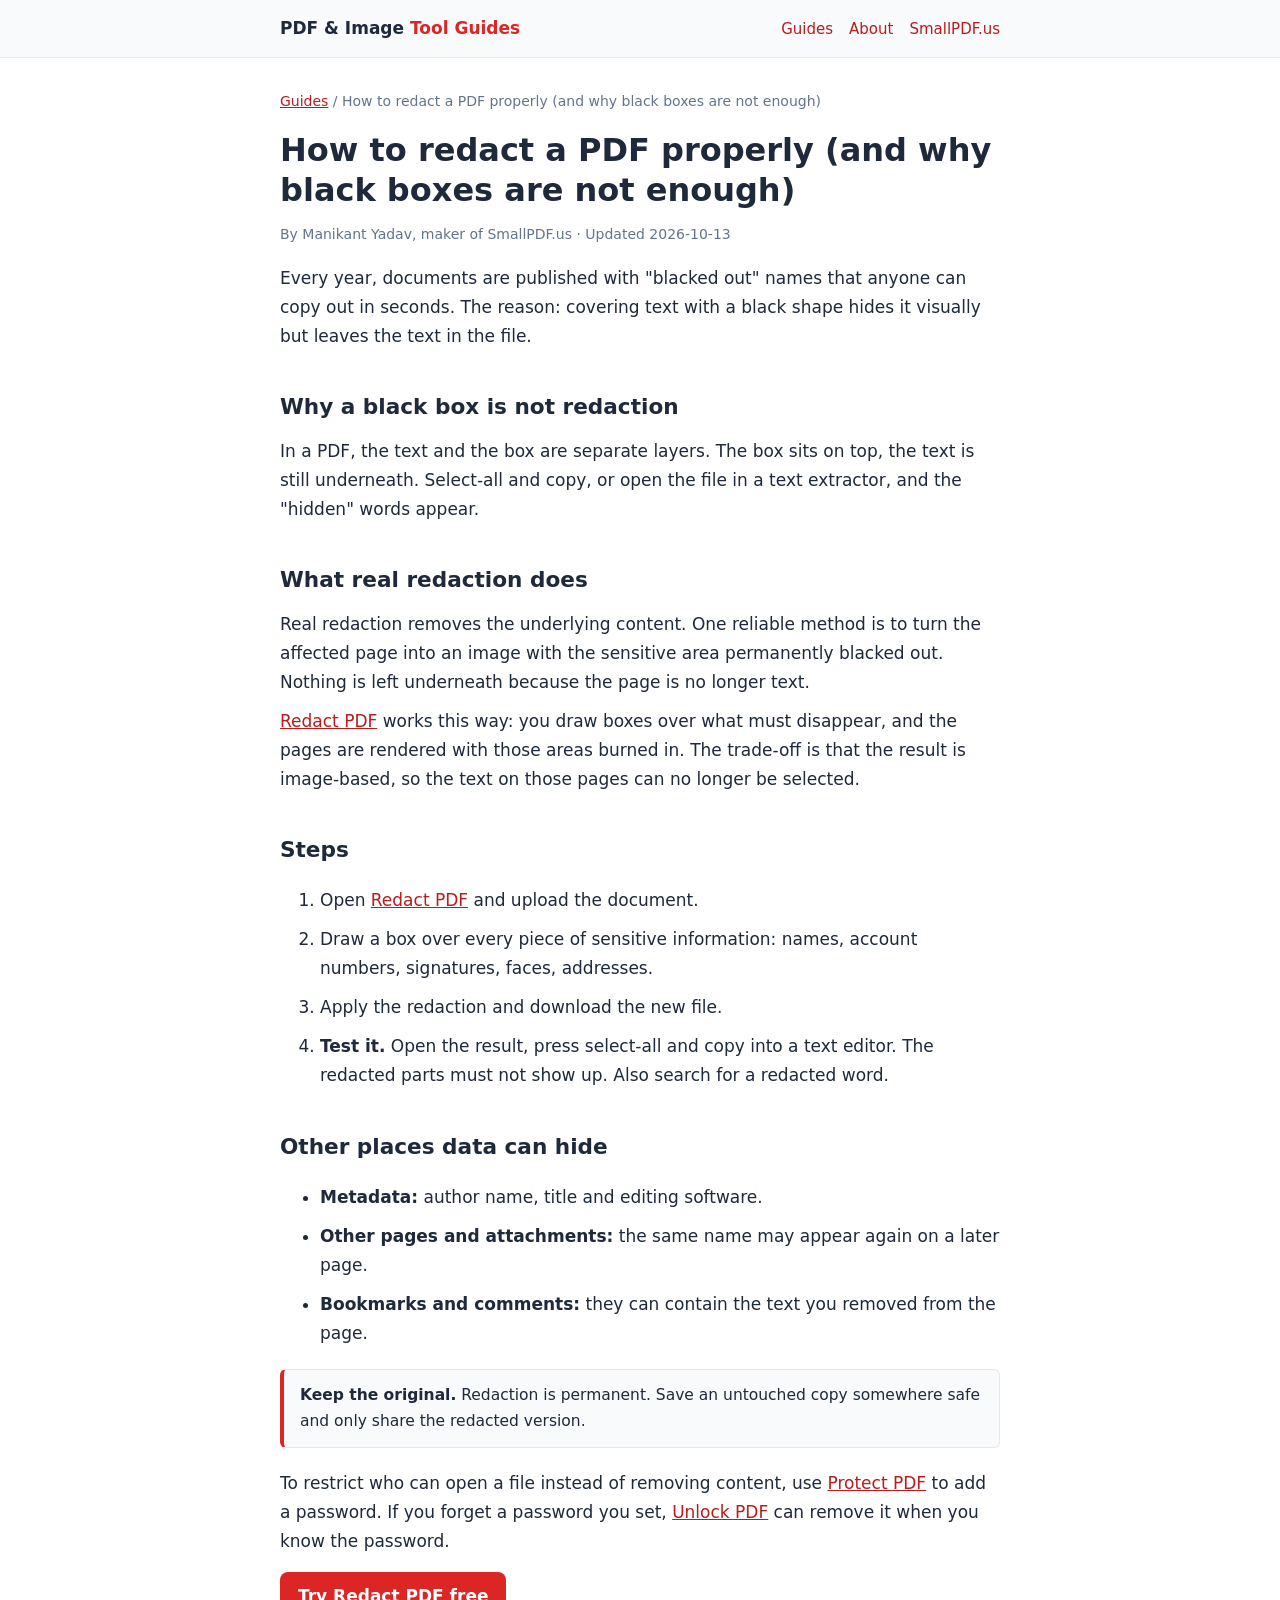
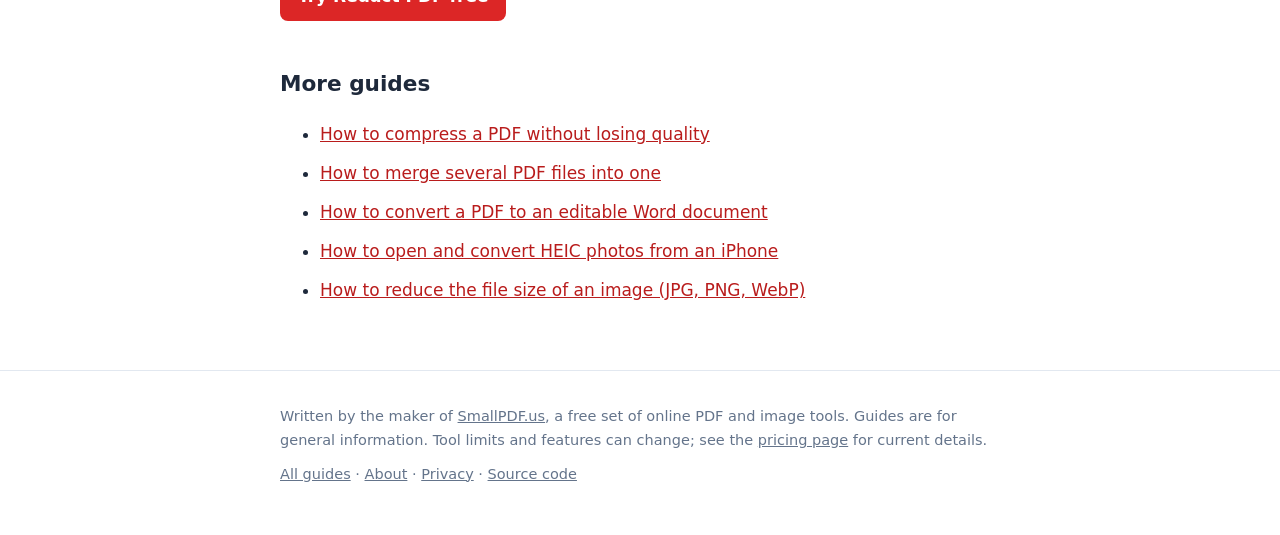
<file: guides/how-to-redact-a-pdf-properly/index.html>
<!doctype html>
<html lang="en">
<head>
<meta charset="utf-8">
<meta name="viewport" content="width=device-width,initial-scale=1">
<title>How to redact a PDF properly (and why black boxes are not enough) | PDF &amp; Image Tool Guides</title>
<meta name="description" content="Drawing a black rectangle over text does not remove it. Learn what real redaction is, how to test it, and how to remove sensitive data from a PDF.">
<link rel="canonical" href="https://mani-django09.github.io/guides/how-to-redact-a-pdf-properly/">
<link rel="stylesheet" href="/style.css">
<meta property="og:type" content="article">
<meta property="og:title" content="How to redact a PDF properly (and why black boxes are not enough) | PDF &amp; Image Tool Guides">
<meta property="og:description" content="Drawing a black rectangle over text does not remove it. Learn what real redaction is, how to test it, and how to remove sensitive data from a PDF.">
<meta property="og:url" content="https://mani-django09.github.io/guides/how-to-redact-a-pdf-properly/">
<script type="application/ld+json">{"@context": "https://schema.org", "@type": "Article", "headline": "How to redact a PDF properly (and why black boxes are not enough)", "description": "Drawing a black rectangle over text does not remove it. Learn what real redaction is, how to test it, and how to remove sensitive data from a PDF.", "datePublished": "2026-10-13", "dateModified": "2026-10-13", "mainEntityOfPage": "https://mani-django09.github.io/guides/how-to-redact-a-pdf-properly/", "author": {"@type": "Person", "name": "Manikant Yadav", "url": "https://github.com/mani-django09"}}</script>
</head>
<body>
<header class="site"><div class="wrap">
<a class="logo" href="/">PDF &amp; Image <span>Tool Guides</span></a>
<nav><a href="/">Guides</a><a href="/about/">About</a><a href="https://smallpdf.us/">SmallPDF.us</a></nav>
</div></header>
<main><div class="wrap">
<p class="meta"><a href="/">Guides</a> / How to redact a PDF properly (and why black boxes are not enough)</p>
<h1>How to redact a PDF properly (and why black boxes are not enough)</h1>
<p class="meta">By Manikant Yadav, maker of SmallPDF.us · Updated 2026-10-13</p>
<p>Every year, documents are published with "blacked out" names that anyone can copy out in seconds. The reason: covering text with a black shape hides it visually but leaves the text in the file.</p>

<h2>Why a black box is not redaction</h2>
<p>In a PDF, the text and the box are separate layers. The box sits on top, the text is still underneath. Select-all and copy, or open the file in a text extractor, and the "hidden" words appear.</p>

<h2>What real redaction does</h2>
<p>Real redaction removes the underlying content. One reliable method is to turn the affected page into an image with the sensitive area permanently blacked out. Nothing is left underneath because the page is no longer text.</p>
<p><a href="https://smallpdf.us/redact-pdf/">Redact PDF</a> works this way: you draw boxes over what must disappear, and the pages are rendered with those areas burned in. The trade-off is that the result is image-based, so the text on those pages can no longer be selected.</p>

<h2>Steps</h2>
<ol>
<li>Open <a href="https://smallpdf.us/redact-pdf/">Redact PDF</a> and upload the document.</li>
<li>Draw a box over every piece of sensitive information: names, account numbers, signatures, faces, addresses.</li>
<li>Apply the redaction and download the new file.</li>
<li><strong>Test it.</strong> Open the result, press select-all and copy into a text editor. The redacted parts must not show up. Also search for a redacted word.</li>
</ol>

<h2>Other places data can hide</h2>
<ul>
<li><strong>Metadata:</strong> author name, title and editing software.</li>
<li><strong>Other pages and attachments:</strong> the same name may appear again on a later page.</li>
<li><strong>Bookmarks and comments:</strong> they can contain the text you removed from the page.</li>
</ul>

<div class="note"><strong>Keep the original.</strong> Redaction is permanent. Save an untouched copy somewhere safe and only share the redacted version.</div>

<p>To restrict who can open a file instead of removing content, use <a href="https://smallpdf.us/protect-pdf/">Protect PDF</a> to add a password. If you forget a password you set, <a href="https://smallpdf.us/unlock-pdf/">Unlock PDF</a> can remove it when you know the password.</p>
<p><a class="cta" href="https://smallpdf.us/redact-pdf/">Try Redact PDF free</a></p>
<h2>More guides</h2>
<ul>
<li><a href="/guides/how-to-compress-a-pdf/">How to compress a PDF without losing quality</a></li>
<li><a href="/guides/how-to-merge-pdf-files/">How to merge several PDF files into one</a></li>
<li><a href="/guides/how-to-convert-pdf-to-word/">How to convert a PDF to an editable Word document</a></li>
<li><a href="/guides/how-to-convert-heic-to-jpg/">How to open and convert HEIC photos from an iPhone</a></li>
<li><a href="/guides/how-to-reduce-image-file-size/">How to reduce the file size of an image (JPG, PNG, WebP)</a></li>
</ul>
</div></main>
<footer><div class="wrap">
<p>Written by the maker of <a href="https://smallpdf.us/">SmallPDF.us</a>, a free set of online PDF and image tools. Guides are for general information. Tool limits and features can change; see the <a href="https://smallpdf.us/pricing/">pricing page</a> for current details.</p>
<p><a href="/">All guides</a> · <a href="/about/">About</a> · <a href="https://smallpdf.us/privacy/">Privacy</a> · <a href="https://github.com/mani-django09/smallpdf-us-app">Source code</a></p>
</div></footer>
</body></html>
</file>
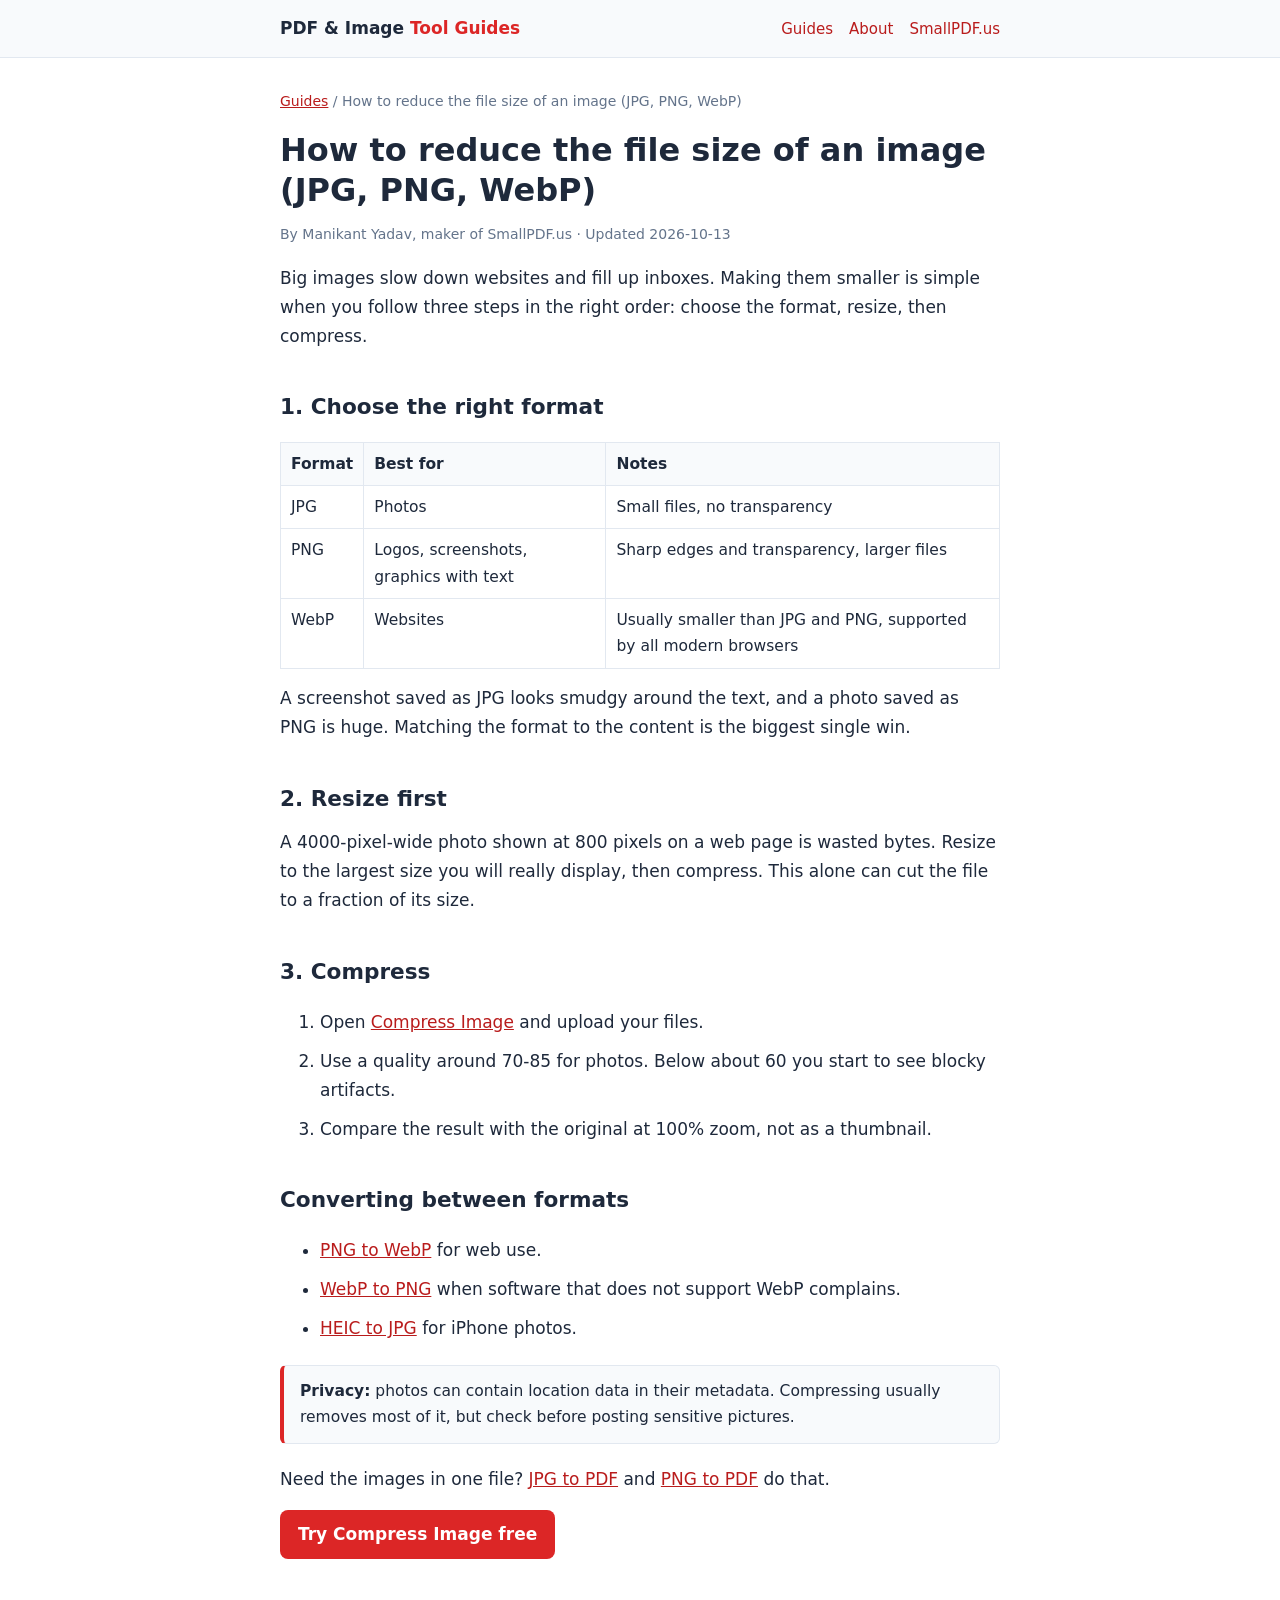
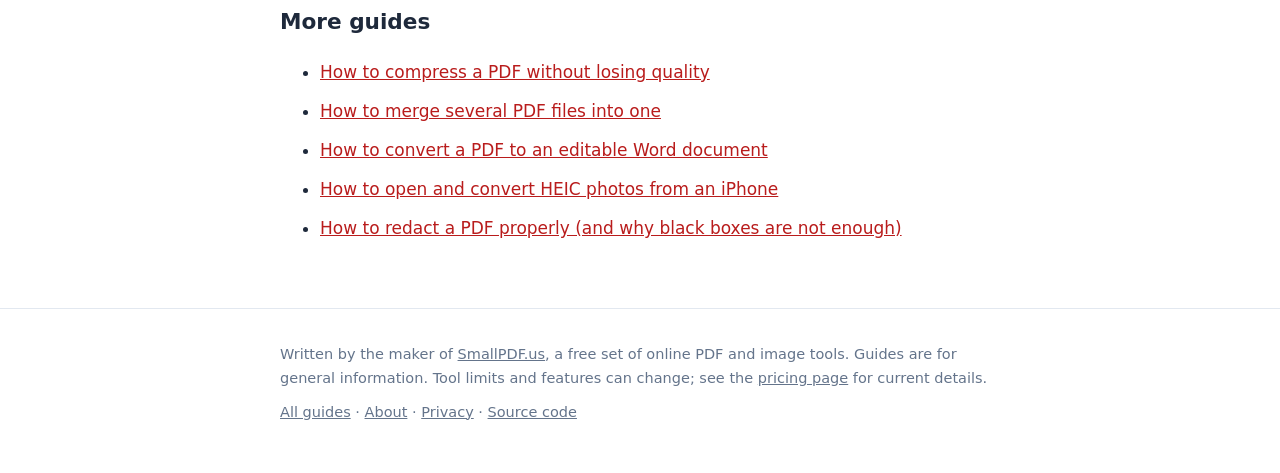
<file: guides/how-to-reduce-image-file-size/index.html>
<!doctype html>
<html lang="en">
<head>
<meta charset="utf-8">
<meta name="viewport" content="width=device-width,initial-scale=1">
<title>How to reduce the file size of an image (JPG, PNG, WebP) | PDF &amp; Image Tool Guides</title>
<meta name="description" content="Pick the right format, resize before you compress, and choose a quality setting that keeps photos sharp at a fraction of the size.">
<link rel="canonical" href="https://mani-django09.github.io/guides/how-to-reduce-image-file-size/">
<link rel="stylesheet" href="/style.css">
<meta property="og:type" content="article">
<meta property="og:title" content="How to reduce the file size of an image (JPG, PNG, WebP) | PDF &amp; Image Tool Guides">
<meta property="og:description" content="Pick the right format, resize before you compress, and choose a quality setting that keeps photos sharp at a fraction of the size.">
<meta property="og:url" content="https://mani-django09.github.io/guides/how-to-reduce-image-file-size/">
<script type="application/ld+json">{"@context": "https://schema.org", "@type": "Article", "headline": "How to reduce the file size of an image (JPG, PNG, WebP)", "description": "Pick the right format, resize before you compress, and choose a quality setting that keeps photos sharp at a fraction of the size.", "datePublished": "2026-10-13", "dateModified": "2026-10-13", "mainEntityOfPage": "https://mani-django09.github.io/guides/how-to-reduce-image-file-size/", "author": {"@type": "Person", "name": "Manikant Yadav", "url": "https://github.com/mani-django09"}}</script>
</head>
<body>
<header class="site"><div class="wrap">
<a class="logo" href="/">PDF &amp; Image <span>Tool Guides</span></a>
<nav><a href="/">Guides</a><a href="/about/">About</a><a href="https://smallpdf.us/">SmallPDF.us</a></nav>
</div></header>
<main><div class="wrap">
<p class="meta"><a href="/">Guides</a> / How to reduce the file size of an image (JPG, PNG, WebP)</p>
<h1>How to reduce the file size of an image (JPG, PNG, WebP)</h1>
<p class="meta">By Manikant Yadav, maker of SmallPDF.us · Updated 2026-10-13</p>
<p>Big images slow down websites and fill up inboxes. Making them smaller is simple when you follow three steps in the right order: choose the format, resize, then compress.</p>

<h2>1. Choose the right format</h2>
<table>
<tr><th>Format</th><th>Best for</th><th>Notes</th></tr>
<tr><td>JPG</td><td>Photos</td><td>Small files, no transparency</td></tr>
<tr><td>PNG</td><td>Logos, screenshots, graphics with text</td><td>Sharp edges and transparency, larger files</td></tr>
<tr><td>WebP</td><td>Websites</td><td>Usually smaller than JPG and PNG, supported by all modern browsers</td></tr>
</table>
<p>A screenshot saved as JPG looks smudgy around the text, and a photo saved as PNG is huge. Matching the format to the content is the biggest single win.</p>

<h2>2. Resize first</h2>
<p>A 4000-pixel-wide photo shown at 800 pixels on a web page is wasted bytes. Resize to the largest size you will really display, then compress. This alone can cut the file to a fraction of its size.</p>

<h2>3. Compress</h2>
<ol>
<li>Open <a href="https://smallpdf.us/compress-image/">Compress Image</a> and upload your files.</li>
<li>Use a quality around 70-85 for photos. Below about 60 you start to see blocky artifacts.</li>
<li>Compare the result with the original at 100% zoom, not as a thumbnail.</li>
</ol>

<h2>Converting between formats</h2>
<ul>
<li><a href="https://smallpdf.us/png-to-webp/">PNG to WebP</a> for web use.</li>
<li><a href="https://smallpdf.us/webp-to-png/">WebP to PNG</a> when software that does not support WebP complains.</li>
<li><a href="https://smallpdf.us/heic-to-jpg/">HEIC to JPG</a> for iPhone photos.</li>
</ul>

<div class="note"><strong>Privacy:</strong> photos can contain location data in their metadata. Compressing usually removes most of it, but check before posting sensitive pictures.</div>

<p>Need the images in one file? <a href="https://smallpdf.us/jpg-to-pdf/">JPG to PDF</a> and <a href="https://smallpdf.us/png-to-pdf/">PNG to PDF</a> do that.</p>
<p><a class="cta" href="https://smallpdf.us/compress-image/">Try Compress Image free</a></p>
<h2>More guides</h2>
<ul>
<li><a href="/guides/how-to-compress-a-pdf/">How to compress a PDF without losing quality</a></li>
<li><a href="/guides/how-to-merge-pdf-files/">How to merge several PDF files into one</a></li>
<li><a href="/guides/how-to-convert-pdf-to-word/">How to convert a PDF to an editable Word document</a></li>
<li><a href="/guides/how-to-convert-heic-to-jpg/">How to open and convert HEIC photos from an iPhone</a></li>
<li><a href="/guides/how-to-redact-a-pdf-properly/">How to redact a PDF properly (and why black boxes are not enough)</a></li>
</ul>
</div></main>
<footer><div class="wrap">
<p>Written by the maker of <a href="https://smallpdf.us/">SmallPDF.us</a>, a free set of online PDF and image tools. Guides are for general information. Tool limits and features can change; see the <a href="https://smallpdf.us/pricing/">pricing page</a> for current details.</p>
<p><a href="/">All guides</a> · <a href="/about/">About</a> · <a href="https://smallpdf.us/privacy/">Privacy</a> · <a href="https://github.com/mani-django09/smallpdf-us-app">Source code</a></p>
</div></footer>
</body></html>
</file>
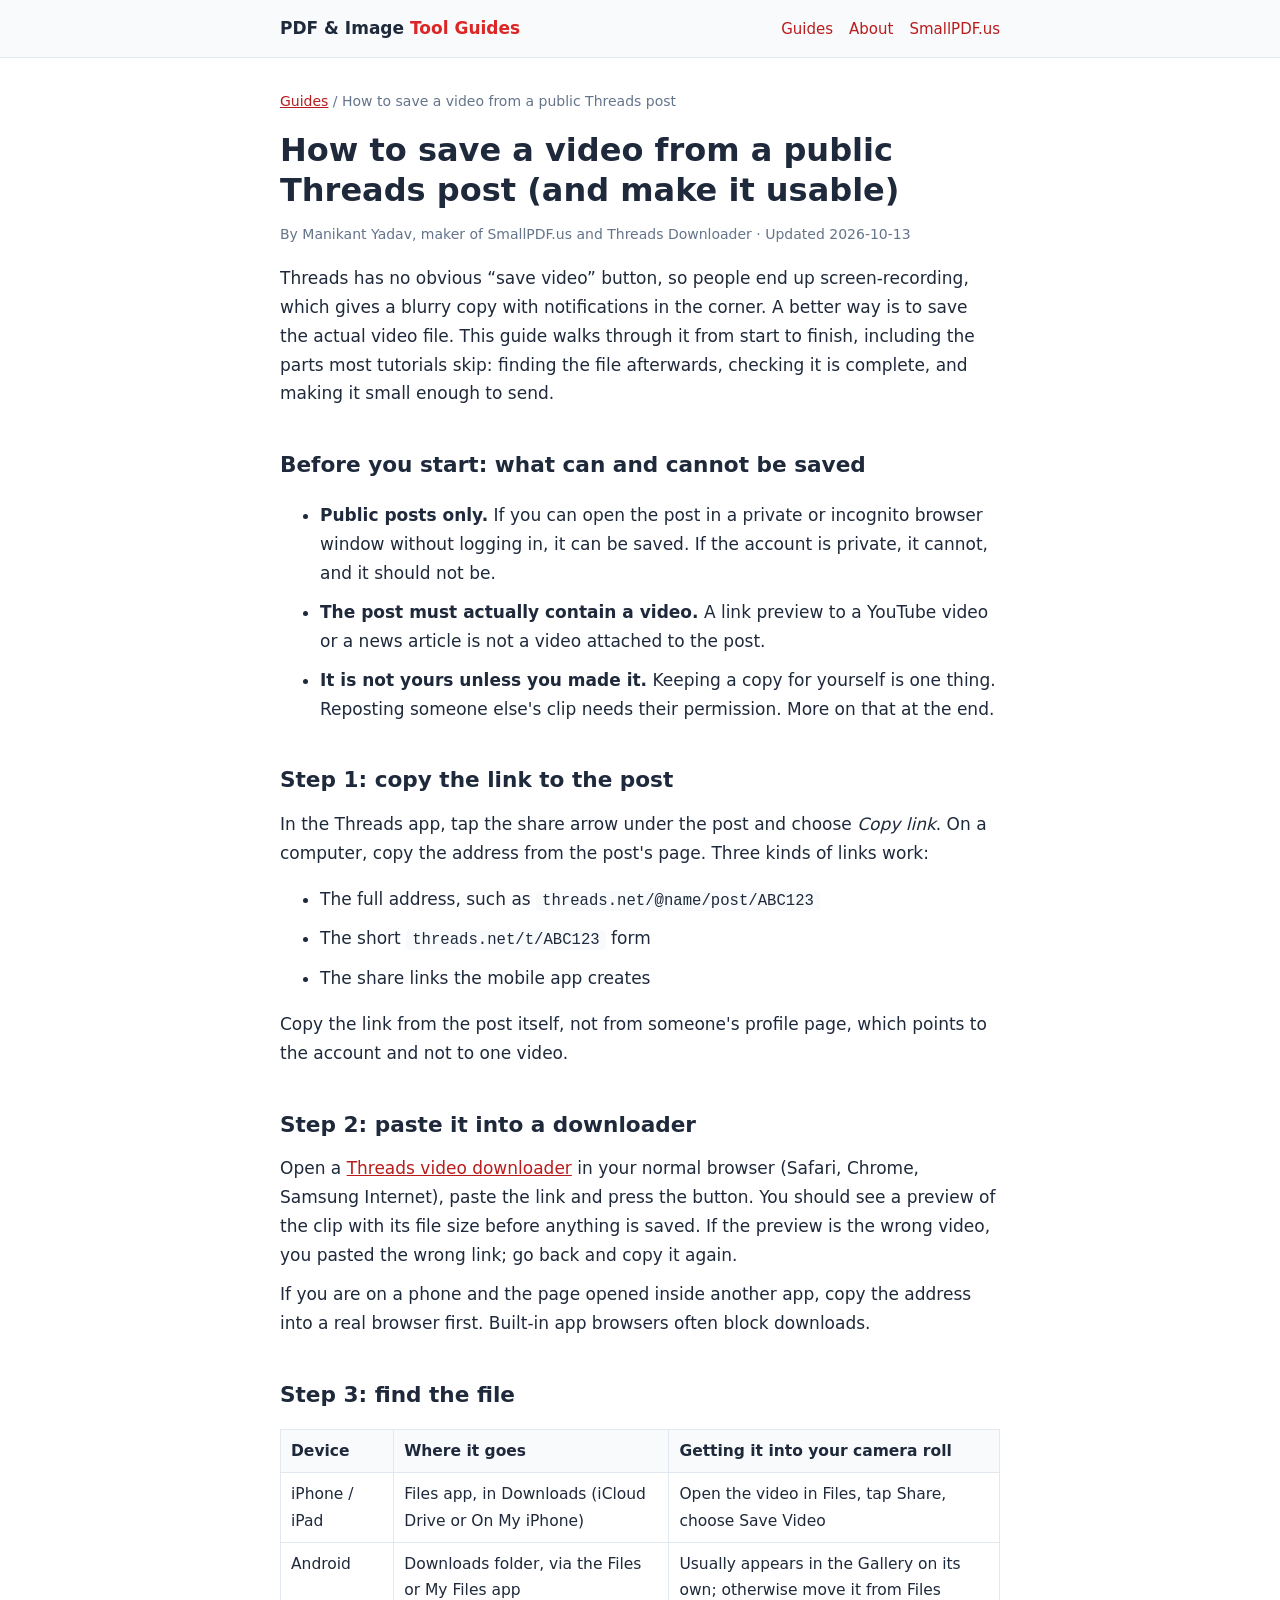
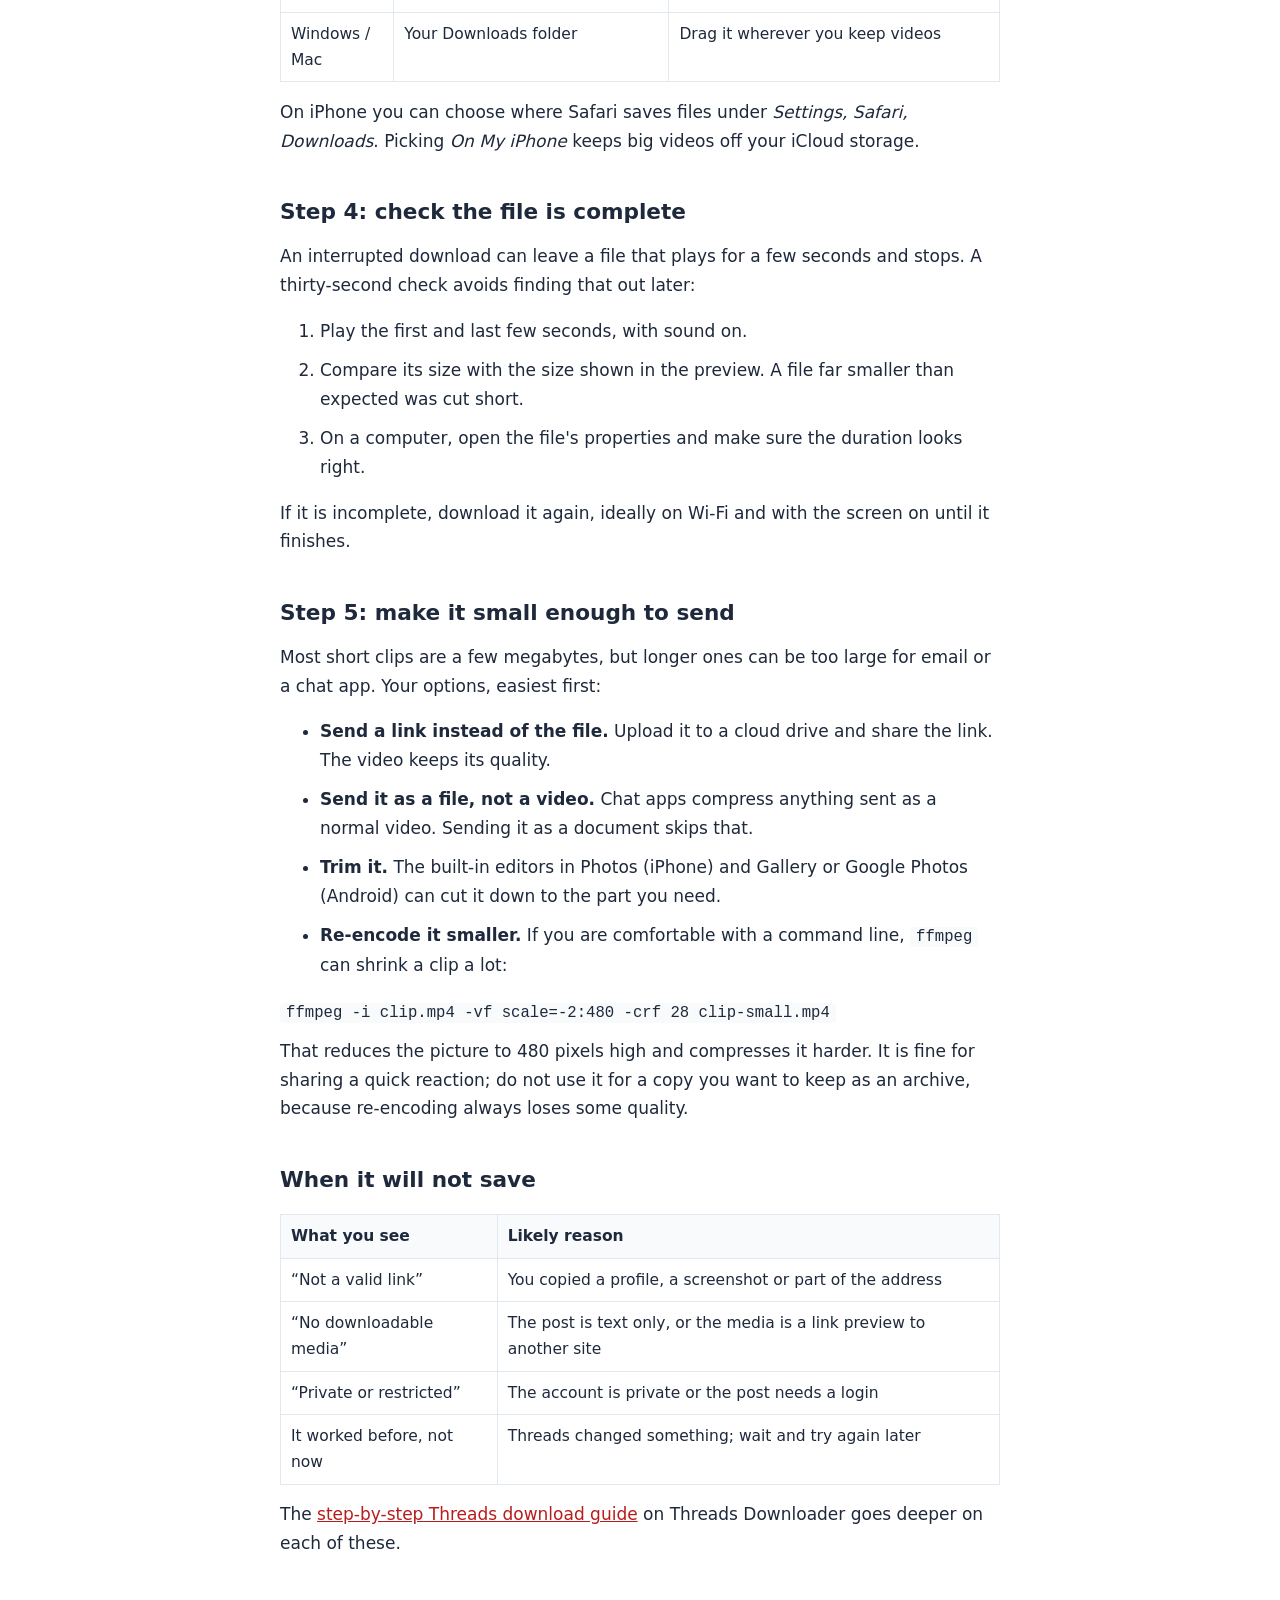
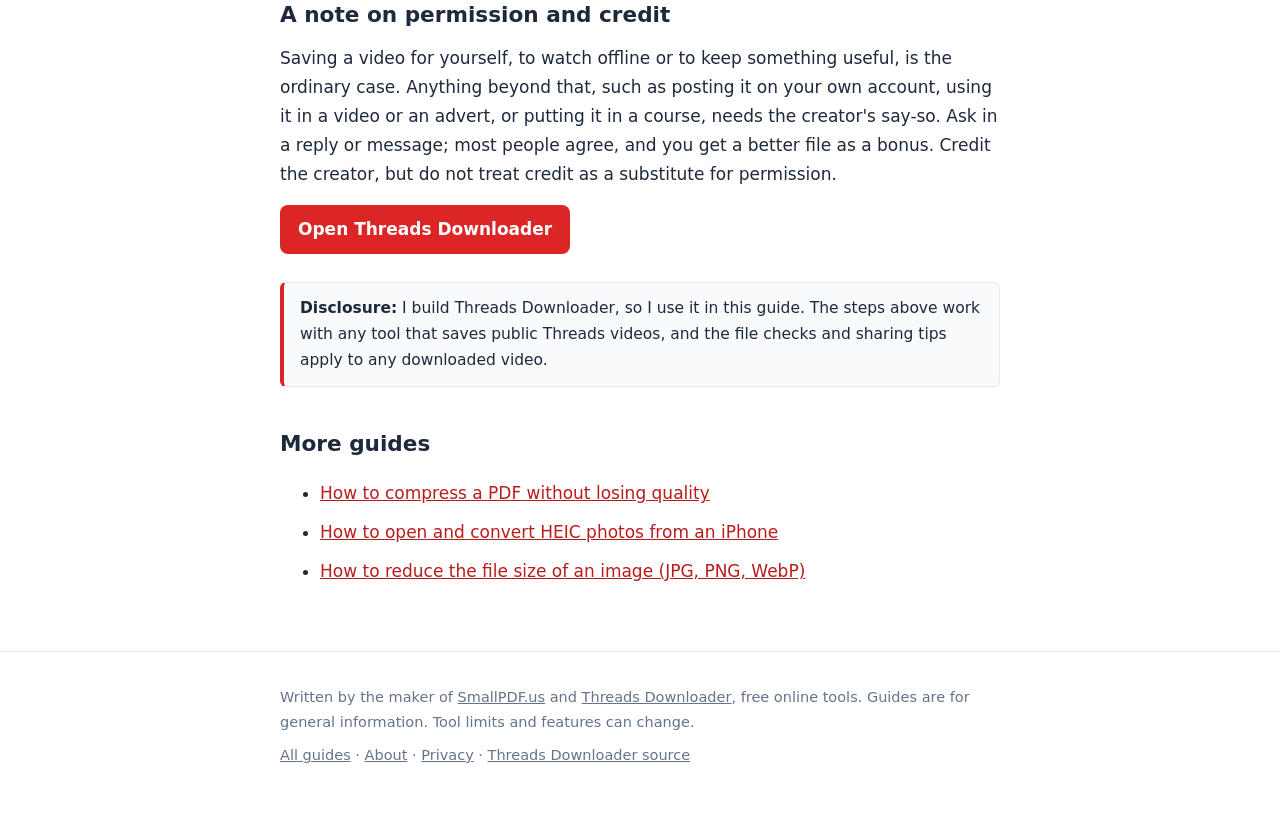
<file: guides/how-to-save-a-threads-video/index.html>
<!doctype html>
<html lang="en">
<head>
<meta charset="utf-8">
<meta name="viewport" content="width=device-width,initial-scale=1">
<title>How to save a video from a public Threads post (and make it usable) | PDF &amp; Image Tool Guides</title>
<meta name="description" content="Copy the link, save the MP4, find it on iPhone, Android or a computer, check it is complete, and shrink it if it is too big to send. A practical walkthrough for public Threads posts.">
<link rel="canonical" href="https://mani-django09.github.io/guides/how-to-save-a-threads-video/">
<link rel="stylesheet" href="/style.css">
<meta property="og:type" content="article">
<meta property="og:title" content="How to save a video from a public Threads post (and make it usable)">
<meta property="og:description" content="Copy the link, save the MP4, find it on iPhone, Android or a computer, check it is complete, and shrink it if it is too big to send.">
<meta property="og:url" content="https://mani-django09.github.io/guides/how-to-save-a-threads-video/">
<script type="application/ld+json">{"@context": "https://schema.org", "@type": "Article", "headline": "How to save a video from a public Threads post (and make it usable)", "description": "Copy the link, save the MP4, find it on iPhone, Android or a computer, check it is complete, and shrink it if it is too big to send.", "datePublished": "2026-10-13", "dateModified": "2026-10-13", "mainEntityOfPage": "https://mani-django09.github.io/guides/how-to-save-a-threads-video/", "author": {"@type": "Person", "name": "Manikant Yadav", "url": "https://github.com/mani-django09"}}</script>
</head>
<body>
<header class="site"><div class="wrap">
<a class="logo" href="/">PDF &amp; Image <span>Tool Guides</span></a>
<nav><a href="/">Guides</a><a href="/about/">About</a><a href="https://smallpdf.us/">SmallPDF.us</a></nav>
</div></header>
<main><div class="wrap">
<p class="meta"><a href="/">Guides</a> / How to save a video from a public Threads post</p>
<h1>How to save a video from a public Threads post (and make it usable)</h1>
<p class="meta">By Manikant Yadav, maker of SmallPDF.us and Threads Downloader · Updated 2026-10-13</p>
<p>Threads has no obvious &ldquo;save video&rdquo; button, so people end up screen-recording, which gives a blurry copy with notifications in the corner. A better way is to save the actual video file. This guide walks through it from start to finish, including the parts most tutorials skip: finding the file afterwards, checking it is complete, and making it small enough to send.</p>

<h2>Before you start: what can and cannot be saved</h2>
<ul>
<li><strong>Public posts only.</strong> If you can open the post in a private or incognito browser window without logging in, it can be saved. If the account is private, it cannot, and it should not be.</li>
<li><strong>The post must actually contain a video.</strong> A link preview to a YouTube video or a news article is not a video attached to the post.</li>
<li><strong>It is not yours unless you made it.</strong> Keeping a copy for yourself is one thing. Reposting someone else&apos;s clip needs their permission. More on that at the end.</li>
</ul>

<h2>Step 1: copy the link to the post</h2>
<p>In the Threads app, tap the share arrow under the post and choose <em>Copy link</em>. On a computer, copy the address from the post&apos;s page. Three kinds of links work:</p>
<ul>
<li>The full address, such as <code>threads.net/@name/post/ABC123</code></li>
<li>The short <code>threads.net/t/ABC123</code> form</li>
<li>The share links the mobile app creates</li>
</ul>
<p>Copy the link from the post itself, not from someone&apos;s profile page, which points to the account and not to one video.</p>

<h2>Step 2: paste it into a downloader</h2>
<p>Open a <a href="https://threadsdl.io/threads-video-downloader/">Threads video downloader</a> in your normal browser (Safari, Chrome, Samsung Internet), paste the link and press the button. You should see a preview of the clip with its file size before anything is saved. If the preview is the wrong video, you pasted the wrong link; go back and copy it again.</p>
<p>If you are on a phone and the page opened inside another app, copy the address into a real browser first. Built-in app browsers often block downloads.</p>

<h2>Step 3: find the file</h2>
<table>
<tr><th>Device</th><th>Where it goes</th><th>Getting it into your camera roll</th></tr>
<tr><td>iPhone / iPad</td><td>Files app, in Downloads (iCloud Drive or On My iPhone)</td><td>Open the video in Files, tap Share, choose Save Video</td></tr>
<tr><td>Android</td><td>Downloads folder, via the Files or My Files app</td><td>Usually appears in the Gallery on its own; otherwise move it from Files</td></tr>
<tr><td>Windows / Mac</td><td>Your Downloads folder</td><td>Drag it wherever you keep videos</td></tr>
</table>
<p>On iPhone you can choose where Safari saves files under <em>Settings, Safari, Downloads</em>. Picking <em>On My iPhone</em> keeps big videos off your iCloud storage.</p>

<h2>Step 4: check the file is complete</h2>
<p>An interrupted download can leave a file that plays for a few seconds and stops. A thirty-second check avoids finding that out later:</p>
<ol>
<li>Play the first and last few seconds, with sound on.</li>
<li>Compare its size with the size shown in the preview. A file far smaller than expected was cut short.</li>
<li>On a computer, open the file&apos;s properties and make sure the duration looks right.</li>
</ol>
<p>If it is incomplete, download it again, ideally on Wi-Fi and with the screen on until it finishes.</p>

<h2>Step 5: make it small enough to send</h2>
<p>Most short clips are a few megabytes, but longer ones can be too large for email or a chat app. Your options, easiest first:</p>
<ul>
<li><strong>Send a link instead of the file.</strong> Upload it to a cloud drive and share the link. The video keeps its quality.</li>
<li><strong>Send it as a file, not a video.</strong> Chat apps compress anything sent as a normal video. Sending it as a document skips that.</li>
<li><strong>Trim it.</strong> The built-in editors in Photos (iPhone) and Gallery or Google Photos (Android) can cut it down to the part you need.</li>
<li><strong>Re-encode it smaller.</strong> If you are comfortable with a command line, <code>ffmpeg</code> can shrink a clip a lot:</li>
</ul>
<p><code>ffmpeg -i clip.mp4 -vf scale=-2:480 -crf 28 clip-small.mp4</code></p>
<p>That reduces the picture to 480 pixels high and compresses it harder. It is fine for sharing a quick reaction; do not use it for a copy you want to keep as an archive, because re-encoding always loses some quality.</p>

<h2>When it will not save</h2>
<table>
<tr><th>What you see</th><th>Likely reason</th></tr>
<tr><td>&ldquo;Not a valid link&rdquo;</td><td>You copied a profile, a screenshot or part of the address</td></tr>
<tr><td>&ldquo;No downloadable media&rdquo;</td><td>The post is text only, or the media is a link preview to another site</td></tr>
<tr><td>&ldquo;Private or restricted&rdquo;</td><td>The account is private or the post needs a login</td></tr>
<tr><td>It worked before, not now</td><td>Threads changed something; wait and try again later</td></tr>
</table>
<p>The <a href="https://threadsdl.io/how-to-download-threads-videos/">step-by-step Threads download guide</a> on Threads Downloader goes deeper on each of these.</p>

<h2>A note on permission and credit</h2>
<p>Saving a video for yourself, to watch offline or to keep something useful, is the ordinary case. Anything beyond that, such as posting it on your own account, using it in a video or an advert, or putting it in a course, needs the creator&apos;s say-so. Ask in a reply or message; most people agree, and you get a better file as a bonus. Credit the creator, but do not treat credit as a substitute for permission.</p>
<p><a class="cta" href="https://threadsdl.io/">Open Threads Downloader</a></p>
<div class="note"><strong>Disclosure:</strong> I build Threads Downloader, so I use it in this guide. The steps above work with any tool that saves public Threads videos, and the file checks and sharing tips apply to any downloaded video.</div>

<h2>More guides</h2>
<ul>
<li><a href="/guides/how-to-compress-a-pdf/">How to compress a PDF without losing quality</a></li>
<li><a href="/guides/how-to-convert-heic-to-jpg/">How to open and convert HEIC photos from an iPhone</a></li>
<li><a href="/guides/how-to-reduce-image-file-size/">How to reduce the file size of an image (JPG, PNG, WebP)</a></li>
</ul>
</div></main>
<footer><div class="wrap">
<p>Written by the maker of <a href="https://smallpdf.us/">SmallPDF.us</a> and <a href="https://threadsdl.io/">Threads Downloader</a>, free online tools. Guides are for general information. Tool limits and features can change.</p>
<p><a href="/">All guides</a> · <a href="/about/">About</a> · <a href="https://smallpdf.us/privacy/">Privacy</a> · <a href="https://github.com/mani-django09/threads-video-downloader">Threads Downloader source</a></p>
</div></footer>
</body></html>
</file>
<file: style.css>
:root{--bg:#fff;--fg:#1e293b;--muted:#64748b;--line:#e2e8f0;--brand:#dc2626;--soft:#f8fafc;--link:#b91c1c}
@media (prefers-color-scheme:dark){:root{--bg:#0f172a;--fg:#e2e8f0;--muted:#94a3b8;--line:#334155;--brand:#f87171;--soft:#1e293b;--link:#fca5a5}}
*{box-sizing:border-box}
body{margin:0;background:var(--bg);color:var(--fg);font:17px/1.7 system-ui,-apple-system,"Segoe UI",Roboto,sans-serif}
a{color:var(--link)}
header.site{border-bottom:1px solid var(--line);background:var(--soft)}
.wrap{max-width:760px;margin:0 auto;padding:0 20px}
header.site .wrap{display:flex;gap:16px;align-items:center;justify-content:space-between;padding-top:14px;padding-bottom:14px;flex-wrap:wrap}
header.site a.logo{font-weight:700;text-decoration:none;color:var(--fg)}
header.site a.logo span{color:var(--brand)}
nav a{margin-left:16px;font-size:15px;text-decoration:none}
main{padding:32px 0 48px}
h1{font-size:2rem;line-height:1.25;margin:.2em 0 .4em}
h2{font-size:1.35rem;margin:1.8em 0 .5em}
p,li{margin:.6em 0}
.meta{color:var(--muted);font-size:14px;margin:0 0 1.2em}
.note{background:var(--soft);border:1px solid var(--line);border-left:4px solid var(--brand);padding:12px 16px;border-radius:6px;margin:1.4em 0;font-size:15.5px}
.cta{display:inline-block;background:var(--brand);color:#fff!important;padding:10px 18px;border-radius:8px;text-decoration:none;font-weight:600;margin:6px 0}
.cards{display:grid;grid-template-columns:repeat(auto-fill,minmax(230px,1fr));gap:14px;padding:0;list-style:none}
.cards li{margin:0}
.cards a{display:block;border:1px solid var(--line);border-radius:10px;padding:14px 16px;text-decoration:none;color:var(--fg);height:100%;background:var(--soft)}
.cards a strong{display:block;color:var(--link);margin-bottom:4px}
.cards a span{font-size:14.5px;color:var(--muted)}
table{border-collapse:collapse;width:100%;font-size:15.5px;margin:1em 0}
th,td{border:1px solid var(--line);padding:8px 10px;text-align:left;vertical-align:top}
th{background:var(--soft)}
footer{border-top:1px solid var(--line);padding:24px 0 40px;color:var(--muted);font-size:14.5px}
footer a{color:var(--muted)}
code{background:var(--soft);padding:1px 6px;border-radius:4px;font-size:.92em}
</file>
